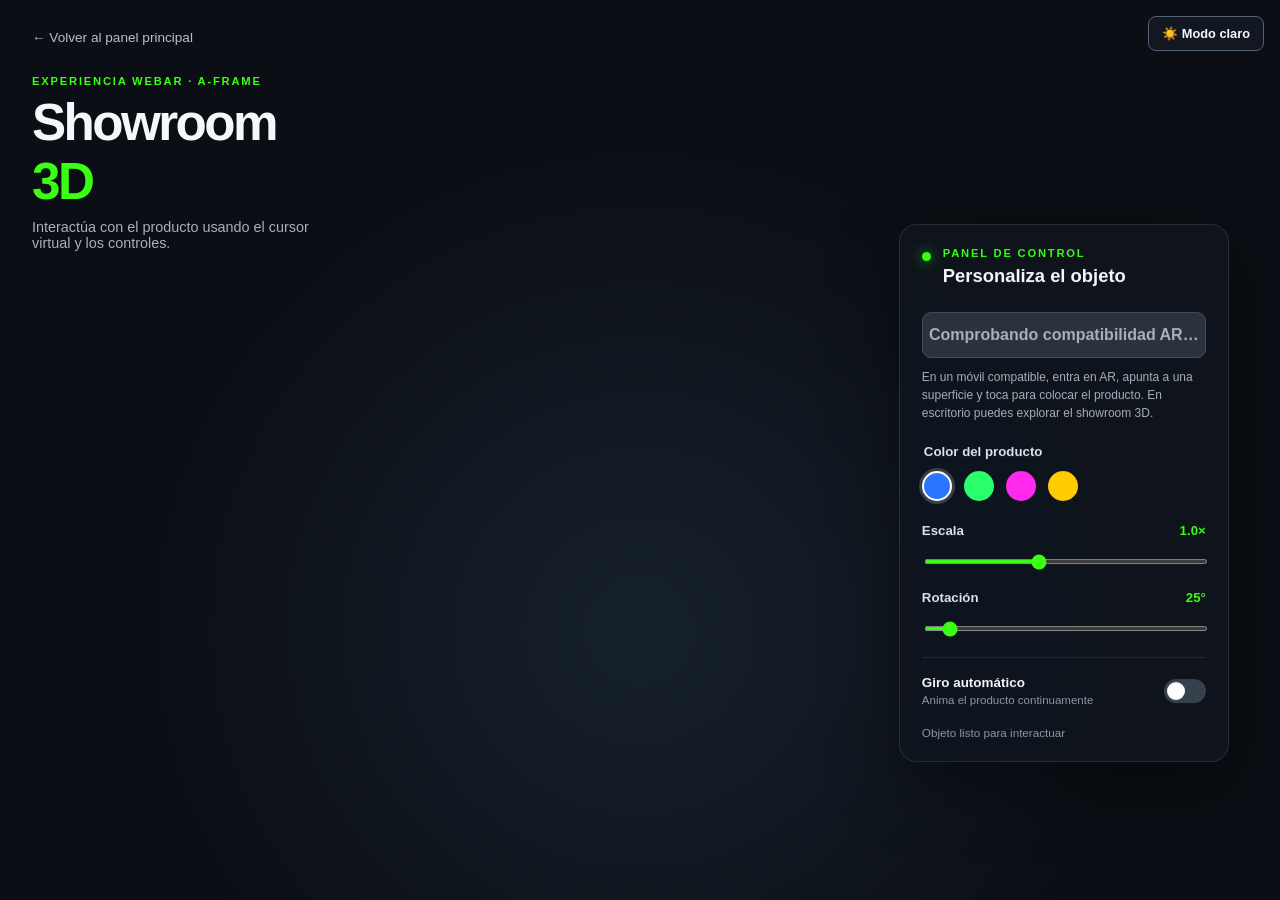
<file: ar-experiencia.html>
<!DOCTYPE html>
<html lang="es">
<head>
    <meta charset="UTF-8">
    <meta name="viewport" content="width=device-width, initial-scale=1.0">
    <meta name="theme-color" content="#0b0e14">
    <title>Showroom 3D interactivo - MMA Scouting UFC</title>
    <link rel="stylesheet" href="css/ar-experiencia.css">
    <link rel="stylesheet" href="css/theme.css">
    <script src="https://aframe.io/releases/1.5.0/aframe.min.js"></script>
</head>
<body>
    <main class="experience" id="experience">
        <a-scene
            embedded
            class="experience__scene"
            cursor="rayOrigin: mouse"
            renderer="alpha: true"
            webxr="requiredFeatures: hit-test; optionalFeatures: dom-overlay; overlayElement: #experience; referenceSpaceType: local"
            xr-mode-ui="XRMode: ar; enterAREnabled: false; enterVREnabled: false">
            <a-entity light="type: ambient; intensity: 1.1"></a-entity>
            <a-entity light="type: directional; intensity: 1.8" position="-2 4 3"></a-entity>
            <a-plane id="showroom-ground" rotation="-90 0 0" width="200" height="200" color="#111923"></a-plane>
            <a-box id="objeto-producto"
                   class="clickable"
                   position="-1.7 1.2 -3"
                   rotation="0 25 0"
                   color="#2A75FF"
                   material="roughness: 0.3; metalness: 0.35"
                   shadow>
                <a-text value="NEXUS" align="center" color="#ffffff" width="2.2"
                        position="0 0 0.51"></a-text>
            </a-box>
            <a-ring id="ar-reticle"
                    position="0 0 -1"
                    rotation="-90 0 0"
                    radius-inner="0.08"
                    radius-outer="0.11"
                    material="color: #39ff14; shader: flat; opacity: 0.9"
                    visible="false"></a-ring>

            <a-camera position="0 1.6 0">
                <a-cursor id="cursor-ar"
                          color="#39ff14"
                          fuse="true"
                          fuse-timeout="900"
                          raycaster="objects: .clickable"></a-cursor>
            </a-camera>
        </a-scene>

        <header class="heading">
            <a class="heading__back" href="index.html">← Volver al panel principal</a>
            <p class="heading__eyebrow">Experiencia WebAR · A-Frame</p>
            <h1>Showroom <span>3D</span></h1>
            <p class="heading__hint">Interactúa con el producto usando el cursor virtual y los controles.</p>
        </header>

        <section class="controls" aria-labelledby="controls-title">
            <div class="controls__header">
                <span class="controls__indicator" aria-hidden="true"></span>
                <div>
                    <p class="controls__eyebrow">Panel de control</p>
                    <h2 id="controls-title">Personaliza el objeto</h2>
                </div>
            </div>

            <button id="enter-ar" class="ar-launch-button" type="button" disabled>
                Comprobando compatibilidad AR…
            </button>
            <p class="ar-help">En un móvil compatible, entra en AR, apunta a una superficie y toca para colocar el producto. En escritorio puedes explorar el showroom 3D.</p>

            <fieldset class="color-picker">
                <legend>Color del producto</legend>
                <div class="color-picker__options">
                    <button class="color-swatch is-selected" type="button" data-color="#2A75FF"
                            aria-label="Azul" aria-pressed="true"></button>
                    <button class="color-swatch" type="button" data-color="#2AFF6B"
                            aria-label="Verde" aria-pressed="false"></button>
                    <button class="color-swatch" type="button" data-color="#FF2AEE"
                            aria-label="Rosa" aria-pressed="false"></button>
                    <button class="color-swatch" type="button" data-color="#FFCC00"
                            aria-label="Amarillo" aria-pressed="false"></button>
                </div>
            </fieldset>

            <label class="range-control" for="scale-control">
                <span>Escala <output id="scale-value" for="scale-control">1.0×</output></span>
                <input id="scale-control" type="range" min="0.6" max="1.6" step="0.1" value="1">
            </label>

            <label class="range-control" for="rotation-control">
                <span>Rotación <output id="rotation-value" for="rotation-control">25°</output></span>
                <input id="rotation-control" type="range" min="0" max="360" step="5" value="25">
            </label>

            <label class="toggle-control" for="spin-control">
                <span>
                    <strong>Giro automático</strong>
                    <small>Anima el producto continuamente</small>
                </span>
                <input id="spin-control" type="checkbox">
                <span class="toggle-control__switch" aria-hidden="true"></span>
            </label>

            <p id="interaction-status" class="controls__status" role="status">Objeto listo para interactuar</p>
        </section>
    </main>

    <script src="js/ar-experiencia.js"></script>
    <script src="js/game-tools.js"></script>
</body>
</html>
</file>
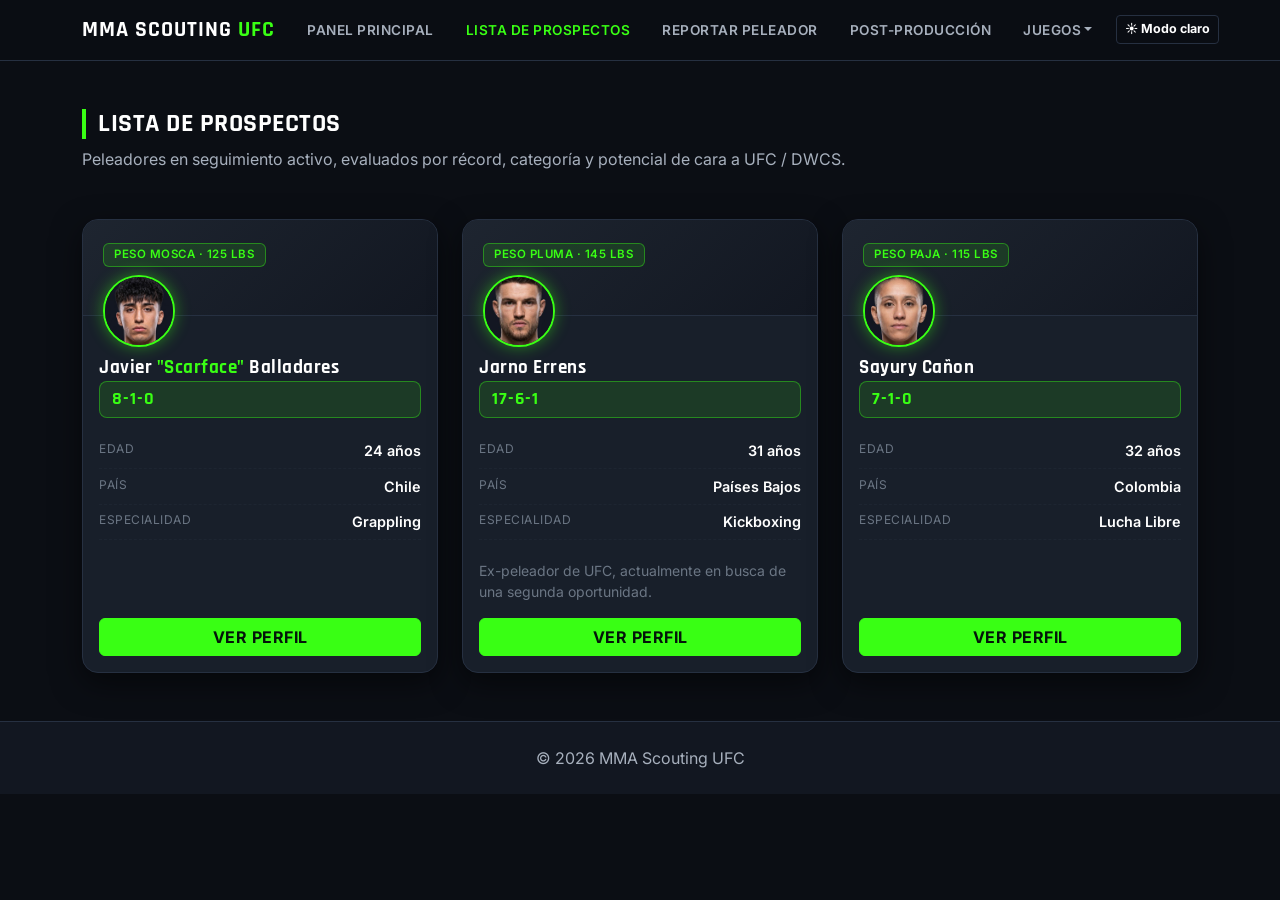
<file: blog.html>
<!DOCTYPE html>
<html lang="es">
<head>
    <meta charset="UTF-8">
    <meta name="viewport" content="width=device-width, initial-scale=1.0">
    <link rel="preconnect" href="https://fonts.googleapis.com">
    <link href="https://fonts.googleapis.com/css2?family=Rajdhani:wght@600;700&family=Inter:wght@400;500;600&display=swap" rel="stylesheet">
    <link href="https://cdn.jsdelivr.net/npm/bootstrap@5.3.0/dist/css/bootstrap.min.css" rel="stylesheet">
    <link rel="stylesheet" href="css/styles.css">
    <title>Lista de Prospectos - MMA Scouting UFC</title>
</head>
<body>

    <nav class="navbar navbar-expand-lg navbar-dark sticky-top">
        <div class="container">
            <a class="navbar-brand" href="index.html">MMA SCOUTING <span class="text-accent">UFC</span></a>
            <button class="navbar-toggler" type="button" data-bs-toggle="collapse" data-bs-target="#mainNav" aria-controls="mainNav" aria-expanded="false" aria-label="Toggle navigation">
                <span class="navbar-toggler-icon"></span>
            </button>
            <div class="collapse navbar-collapse" id="mainNav">
                <ul class="navbar-nav ms-auto">
                    <li class="nav-item"><a class="nav-link" href="index.html">Panel Principal</a></li>
                    <li class="nav-item"><a class="nav-link active" href="blog.html">Lista de Prospectos</a></li>
                    <li class="nav-item"><a class="nav-link" href="contacto.html">Reportar Peleador</a></li>
                    <li class="nav-item"><a class="nav-link" href="postproduccion.html">Post-Producción</a></li>
                    <li class="nav-item dropdown">
                        <a class="nav-link dropdown-toggle" href="#" role="button" data-bs-toggle="dropdown" aria-expanded="false">Juegos</a>
                        <ul class="dropdown-menu dropdown-menu-end">
                            <li><a class="dropdown-item" href="futbol.html">Leyendas del Balón</a></li>
                            <li><a class="dropdown-item" href="vuelo.html">Cielo en Ruinas</a></li>
                            <li><a class="dropdown-item" href="3D.html">3D Project</a></li>
                            <li><a class="dropdown-item" href="testing.html">PONG!</a></li>
                            <li><hr class="dropdown-divider"></li>
                            <li><a class="dropdown-item" href="index.html">Volver al menú</a></li>
                        </ul>
                    </li>
                </ul>
            </div>
        </div>
    </nav>

    <main>
        <section class="py-5">
            <div class="container">
                <h1 class="section-title mb-2">Lista de Prospectos</h1>
                <p class="text-secondary mb-5">Peleadores en seguimiento activo, evaluados por récord, categoría y potencial de cara a UFC / DWCS.</p>

                <div class="row g-4">

                    <!-- Ficha del primer peleador -->
                    <div class="col-sm-6 col-md-4">
                        <article class="card fighter-card h-100">
                            <div class="fighter-card-header">
                                <span class="badge badge-accent">Peso Mosca &middot; 125 lbs</span>
                                <img src="IMAGENES/javier-balladares.png" alt="Javier Balladares" class="fighter-avatar" width="72" height="72">
                            </div>
                            <div class="card-body d-flex flex-column">
                                <h2 class="fighter-name">Javier <span class="fighter-nickname">"Scarface"</span> Balladares</h2>
                                <div class="fighter-record">8-1-0</div>
                                <ul class="fighter-stats list-unstyled">
                                    <li><span>Edad</span><strong>24 años</strong></li>
                                    <li><span>País</span><strong>Chile</strong></li>
                                    <li><span>Especialidad</span><strong>Grappling</strong></li>
                                </ul>
                                <a href="https://www.tapology.com/fightcenter/fighters/387648-javier-valladares" class="btn btn-accent mt-auto" target="_blank" rel="noopener">Ver Perfil</a>
                            </div>
                        </article>
                    </div>

                    <!-- Ficha del segundo peleador -->
                    <div class="col-sm-6 col-md-4">
                        <article class="card fighter-card h-100">
                            <div class="fighter-card-header">
                                <span class="badge badge-accent">Peso Pluma &middot; 145 lbs</span>
                                <img src="IMAGENES/jarno-errens.jpg" alt="Jarno Errens" class="fighter-avatar" width="72" height="72">

                            </div>
                            <div class="card-body d-flex flex-column">
                                <h2 class="fighter-name">Jarno Errens</h2>
                                <div class="fighter-record">17-6-1</div>
                                <ul class="fighter-stats list-unstyled">
                                    <li><span>Edad</span><strong>31 años</strong></li>
                                    <li><span>País</span><strong>Países Bajos</strong></li>
                                    <li><span>Especialidad</span><strong>Kickboxing</strong></li>
                                </ul>
                                <p class="text-muted small mb-3">Ex-peleador de UFC, actualmente en busca de una segunda oportunidad.</p>
                                <a href="https://www.tapology.com/fightcenter/fighters/112766-jarno-errens" class="btn btn-accent mt-auto" target="_blank" rel="noopener">Ver Perfil</a>
                            </div>
                        </article>
                    </div>

                    <!-- Ficha del tercer peleador -->
                    <div class="col-sm-6 col-md-4">
                        <article class="card fighter-card h-100">
                            <div class="fighter-card-header">
                                <span class="badge badge-accent">Peso Paja &middot; 115 lbs</span>
                                <img src="IMAGENES/sayuri-canon.jpg" alt="Sayury Cañon" class="fighter-avatar" width="72" height="72">
                            </div>
                            <div class="card-body d-flex flex-column">
                                <h2 class="fighter-name">Sayury Cañon</h2>
                                <div class="fighter-record">7-1-0</div>
                                <ul class="fighter-stats list-unstyled">
                                    <li><span>Edad</span><strong>32 años</strong></li>
                                    <li><span>País</span><strong>Colombia</strong></li>
                                    <li><span>Especialidad</span><strong>Lucha Libre</strong></li>
                                </ul>
                                <a href="https://www.tapology.com/fightcenter/fighters/127507-sayruy-canon" class="btn btn-accent mt-auto" target="_blank" rel="noopener">Ver Perfil</a>
                            </div>
                        </article>
                    </div>

                </div>
            </div>
        </section>
    </main>

    <footer class="site-footer">
        <div class="container text-center py-4">
            <p class="mb-0">&copy; 2026 MMA Scouting UFC</p>
        </div>
    </footer>

    <script src="https://cdn.jsdelivr.net/npm/bootstrap@5.3.0/dist/js/bootstrap.bundle.min.js"></script>
    <script src="js/game-tools.js"></script>
</body>
</html>
</file>
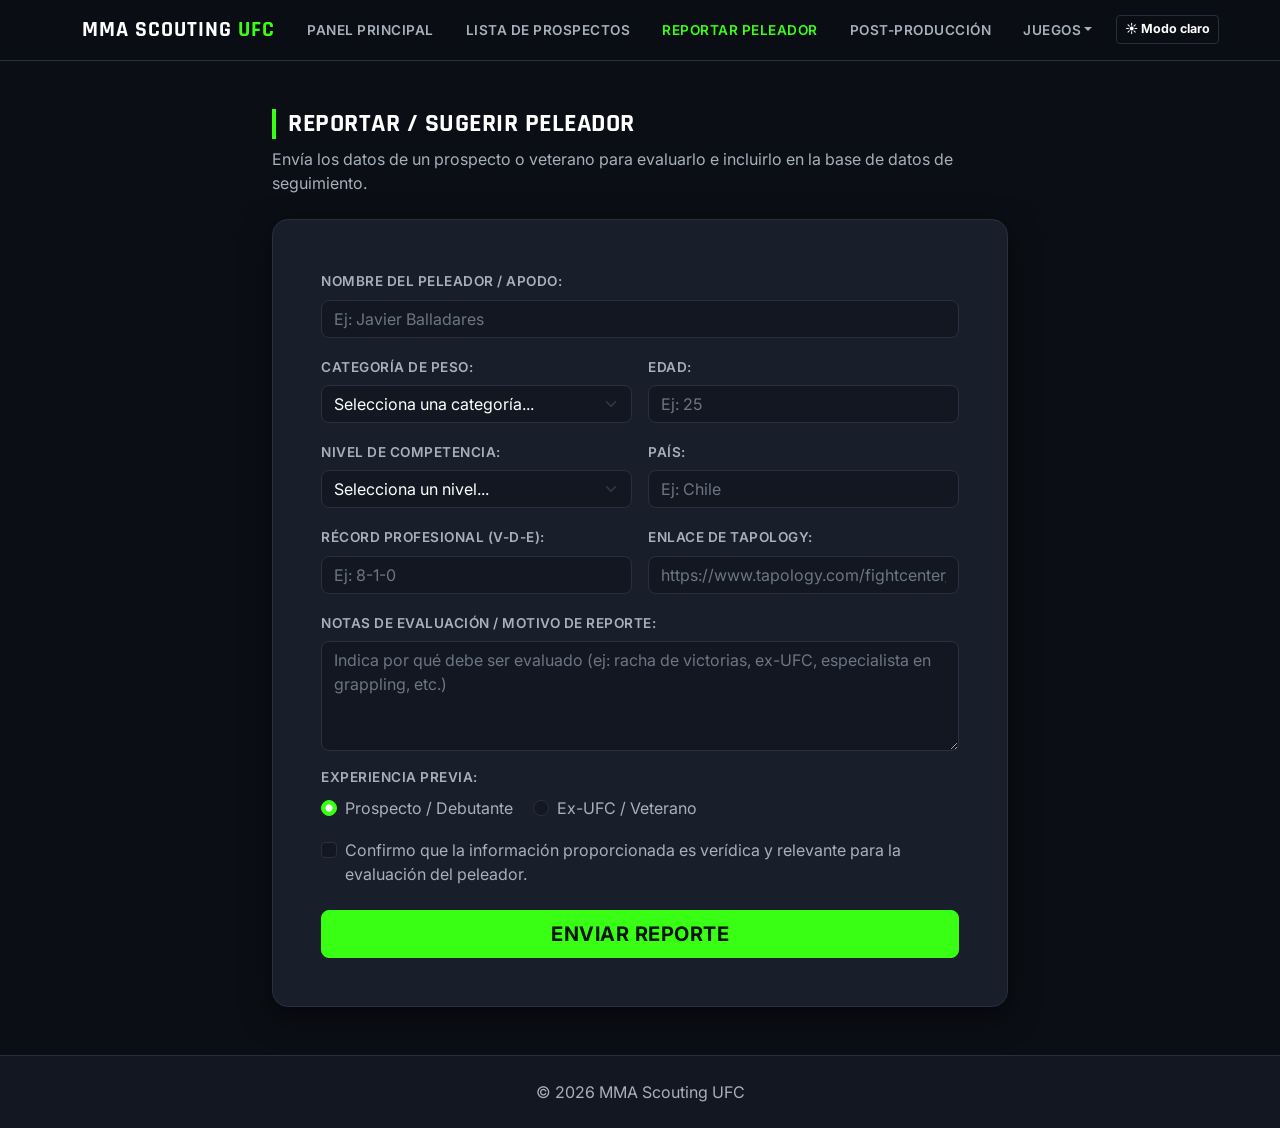
<file: contacto.html>
<!DOCTYPE html>
<html lang="es">
<head>
    <meta charset="UTF-8">
    <meta name="viewport" content="width=device-width, initial-scale=1.0">
    <link rel="preconnect" href="https://fonts.googleapis.com">
    <link href="https://fonts.googleapis.com/css2?family=Rajdhani:wght@600;700&family=Inter:wght@400;500;600&display=swap" rel="stylesheet">
    <link href="https://cdn.jsdelivr.net/npm/bootstrap@5.3.0/dist/css/bootstrap.min.css" rel="stylesheet">
    <link rel="stylesheet" href="css/styles.css">
    <title>Reportar Peleador - MMA Scouting UFC</title>
</head>
<body>

    <nav class="navbar navbar-expand-lg navbar-dark sticky-top">
        <div class="container">
            <a class="navbar-brand" href="index.html">MMA SCOUTING <span class="text-accent">UFC</span></a>
            <button class="navbar-toggler" type="button" data-bs-toggle="collapse" data-bs-target="#mainNav" aria-controls="mainNav" aria-expanded="false" aria-label="Toggle navigation">
                <span class="navbar-toggler-icon"></span>
            </button>
            <div class="collapse navbar-collapse" id="mainNav">
                <ul class="navbar-nav ms-auto">
                    <li class="nav-item"><a class="nav-link" href="index.html">Panel Principal</a></li>
                    <li class="nav-item"><a class="nav-link" href="blog.html">Lista de Prospectos</a></li>
                    <li class="nav-item"><a class="nav-link active" href="contacto.html">Reportar Peleador</a></li>
                    <li class="nav-item"><a class="nav-link" href="postproduccion.html">Post-Producción</a></li>
                    <li class="nav-item dropdown">
                        <a class="nav-link dropdown-toggle" href="#" role="button" data-bs-toggle="dropdown" aria-expanded="false">Juegos</a>
                        <ul class="dropdown-menu dropdown-menu-end">
                            <li><a class="dropdown-item" href="futbol.html">Leyendas del Balón</a></li>
                            <li><a class="dropdown-item" href="vuelo.html">Cielo en Ruinas</a></li>
                            <li><a class="dropdown-item" href="3D.html">3D Project</a></li>
                            <li><a class="dropdown-item" href="testing.html">PONG!</a></li>
                            <li><hr class="dropdown-divider"></li>
                            <li><a class="dropdown-item" href="index.html">Volver al menú</a></li>
                        </ul>
                    </li>
                </ul>
            </div>
        </div>
    </nav>

    <main>
        <section class="py-5">
            <div class="container">
                <div class="row justify-content-center">
                    <div class="col-lg-8">

                        <h1 class="section-title mb-2">Reportar / Sugerir Peleador</h1>
                        <p class="text-secondary mb-4">Envía los datos de un prospecto o veterano para evaluarlo e incluirlo en la base de datos de seguimiento.</p>

                        <div class="card form-card">
                            <div class="card-body p-4 p-md-5">

                                <form method="GET">

                                    <!-- Nombre -->
                                    <div class="mb-3">
                                        <label for="nombre" class="form-label">Nombre del Peleador / Apodo:</label>
                                        <input type="text" id="nombre" name="nombre" class="form-control" placeholder="Ej: Javier Balladares" required>
                                    </div>

                                    <!-- Categoría / Edad -->
                                    <div class="row g-3">
                                        <div class="col-md-6 mb-3">
                                            <label for="categoria" class="form-label">Categoría de Peso:</label>
                                            <select id="categoria" name="categoria" class="form-select" required>
                                                <option value="" selected disabled>Selecciona una categoría...</option>
                                                <option value="flyweight">Peso Mosca (125 lbs)</option>
                                                <option value="bantamweight">Peso Gallo (135 lbs)</option>
                                                <option value="featherweight">Peso Pluma (145 lbs)</option>
                                                <option value="lightweight">Peso Ligero (155 lbs)</option>
                                                <option value="welterweight">Peso Wélter (170 lbs)</option>
                                                <option value="middleweight">Peso Mediano (185 lbs)</option>
                                                <option value="lightheavyweight">Peso Semipesado (205 lbs)</option>
                                                <option value="heavyweight">Peso Pesado (265 lbs)</option>
                                            </select>
                                        </div>
                                        <div class="col-md-6 mb-3">
                                            <label for="edad" class="form-label">Edad:</label>
                                            <input type="text" id="edad" name="edad" class="form-control" placeholder="Ej: 25">
                                        </div>
                                    </div>

                                    <!-- Nivel de Competencia / País -->
                                    <div class="row g-3">
                                        <div class="col-md-6 mb-3">
                                            <label for="nivel" class="form-label">Nivel de Competencia:</label>
                                            <select id="nivel" name="nivel" class="form-select">
                                                <option value="" selected disabled>Selecciona un nivel...</option>
                                                <option value="amateur">Amateur</option>
                                                <option value="regional">Regional Profesional</option>
                                                <option value="liga_mayor">Liga Mayor (PFL, ONE CHAMPIONSHIP, KSW, ETC.)</option>
                                            </select>
                                        </div>
                                        <div class="col-md-6 mb-3">
                                            <label for="pais" class="form-label">País:</label>
                                            <input type="text" id="pais" name="pais" class="form-control" placeholder="Ej: Chile">
                                        </div>
                                    </div>

                                    <!-- Récord / Tapology -->
                                    <div class="row g-3">
                                        <div class="col-md-6 mb-3">
                                            <label for="record" class="form-label">Récord Profesional (V-D-E):</label>
                                            <input type="text" id="record" name="record" class="form-control" placeholder="Ej: 8-1-0" required>
                                        </div>
                                        <div class="col-md-6 mb-3">
                                            <label for="tapology" class="form-label">Enlace de Tapology:</label>
                                            <input type="url" id="tapology" name="tapology" class="form-control" placeholder="https://www.tapology.com/fightcenter/fighters/..." required>
                                        </div>
                                    </div>

                                    <!-- Motivo -->
                                    <div class="mb-3">
                                        <label for="motivo" class="form-label">Notas de Evaluación / Motivo de Reporte:</label>
                                        <textarea id="motivo" name="motivo" rows="4" class="form-control" placeholder="Indica por qué debe ser evaluado (ej: racha de victorias, ex-UFC, especialista en grappling, etc.)" required></textarea>
                                    </div>

                                    <!-- Experiencia (Radio Buttons) -->
                                    <div class="mb-3">
                                        <label class="form-label d-block">Experiencia previa:</label>

                                        <div class="form-check form-check-inline">
                                            <input type="radio" id="expDebutante" name="experiencia" value="debutante" class="form-check-input" checked>
                                            <label for="expDebutante" class="form-check-label">Prospecto / Debutante</label>
                                        </div>

                                        <div class="form-check form-check-inline">
                                            <input type="radio" id="expUfc" name="experiencia" value="ufc" class="form-check-input">
                                            <label for="expUfc" class="form-check-label">Ex-UFC / Veterano</label>
                                        </div>
                                    </div>

                                    <!-- Confirmación Checkbox -->
                                    <div class="mb-4 form-check">
                                        <input type="checkbox" id="confirmacion" name="confirmacion" class="form-check-input" required>
                                        <label for="confirmacion" class="form-check-label">Confirmo que la información proporcionada es verídica y relevante para la evaluación del peleador.</label>
                                    </div>

                                    <button type="submit" class="btn btn-primary btn-lg w-100">Enviar Reporte</button>

                                </form>

                            </div>
                        </div>

                    </div>
                </div>
            </div>
        </section>
    </main>

    <footer class="site-footer">
        <div class="container text-center py-4">
            <p class="mb-0">&copy; 2026 MMA Scouting UFC</p>
        </div>
    </footer>

    <script src="https://cdn.jsdelivr.net/npm/bootstrap@5.3.0/dist/js/bootstrap.bundle.min.js"></script>
    <script src="js/game-tools.js"></script>
</body>
</html>
</file>
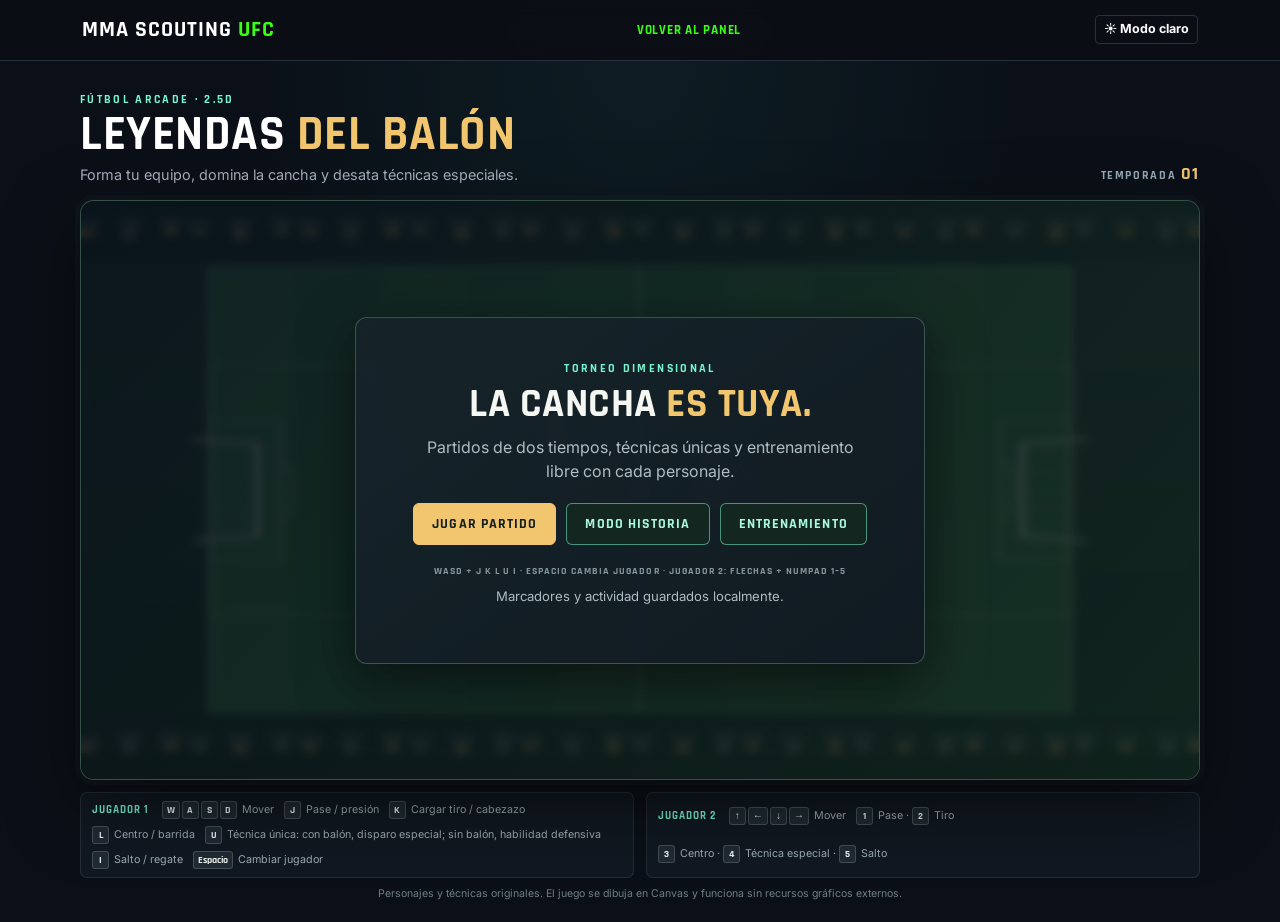
<file: futbol.html>
<!DOCTYPE html>
<html lang="es">
<head>
    <meta charset="UTF-8">
    <meta name="viewport" content="width=device-width, initial-scale=1.0">
    <meta name="theme-color" content="#101a25">
    <title>Leyendas del Balón - MMA Scouting UFC</title>
    <link rel="preconnect" href="https://fonts.googleapis.com">
    <link href="https://fonts.googleapis.com/css2?family=Rajdhani:wght@600;700&family=Inter:wght@400;500;600;700&display=swap" rel="stylesheet">
    <link href="https://cdn.jsdelivr.net/npm/bootstrap@5.3.0/dist/css/bootstrap.min.css" rel="stylesheet">
    <link rel="stylesheet" href="css/styles.css">
    <link rel="stylesheet" href="css/futbol.css">
</head>
<body class="football-page" data-game-id="football">
    <nav class="navbar navbar-expand-lg navbar-dark football-navbar">
        <div class="container">
            <a class="navbar-brand" href="index.html">MMA SCOUTING <span class="text-accent">UFC</span></a>
            <a class="football-back-link" href="index.html">Volver al panel</a>
        </div>
    </nav>

    <main class="football-shell">
        <section class="football-heading">
            <div>
                <span class="football-kicker">FÚTBOL ARCADE · 2.5D</span>
                <h1>Leyendas <span>del Balón</span></h1>
                <p>Forma tu equipo, domina la cancha y desata técnicas especiales.</p>
            </div>
            <div class="football-heading-badge">TEMPORADA <strong>01</strong></div>
        </section>

        <section class="football-stage" aria-label="Juego de fútbol">
            <canvas id="football-canvas" aria-label="Cancha de fútbol arcade"></canvas>

            <div class="football-scoreboard" id="football-scoreboard" hidden>
                <div class="score-team"><span class="score-dot score-blue"></span>AZUL <strong id="score-blue">0</strong></div>
                <div class="score-clock" id="match-clock">90:00</div>
                <div class="score-team score-team-right"><strong id="score-red">0</strong>ROJO <span class="score-dot score-red"></span></div>
            </div>

            <div class="football-hud" id="football-hud" hidden>
                <div class="hud-player"><span>CONTROLANDO</span><strong id="player-name">SAMURÁI</strong></div>
                <div class="hud-energy"><div class="hud-energy-label"><span>ENERGÍA DE TÉCNICA</span><strong id="energy-value">100%</strong></div><div class="energy-track"><progress id="energy-fill" max="100" value="100"></progress></div></div>
                <div class="hud-action" id="action-hint">J pase · K tiro · L barrida/centro · U técnica · I salto</div>
            </div>

            <div class="football-overlay" id="welcome-screen">
                <div class="overlay-panel welcome-panel">
                    <span class="panel-eyebrow">TORNEO DIMENSIONAL</span>
                    <h2>La cancha <em>es tuya.</em></h2>
                    <p>Partidos de dos tiempos, técnicas únicas y entrenamiento libre con cada personaje.</p>
                    <div class="welcome-actions">
                        <button class="btn btn-football-primary" id="open-match">Jugar partido</button>
                        <button class="btn btn-football-secondary" id="open-story">Modo historia</button>
                        <button class="btn btn-football-secondary" id="open-training">Entrenamiento</button>
                    </div>
                    <div class="welcome-footnote">WASD + J K L U I · ESPACIO CAMBIA JUGADOR · JUGADOR 2: FLECHAS + NUMPAD 1–5</div>
                    <p class="game-local-summary" data-game-summary="football">Marcadores y actividad guardados localmente.</p>
                </div>
            </div>

            <div class="football-overlay" id="selection-screen" hidden>
                <div class="overlay-panel selection-panel">
                    <div class="selection-topline">
                        <div>
                            <span class="panel-eyebrow" id="selection-eyebrow">PREPARA TU ALINEACIÓN</span>
                            <h2 id="selection-title">Elige a tus <em>4 titulares</em></h2>
                        </div>
                        <button class="icon-close" id="back-to-welcome" aria-label="Volver">×</button>
                    </div>
                    <div class="selection-toolbar">
                        <div class="mode-switch" role="group" aria-label="Modo de juego">
                            <button class="mode-option active" data-mode="cpu">VS CPU</button>
                            <button class="mode-option" data-mode="local">VS LOCAL</button>
                            <button class="mode-option" data-mode="story">HISTORIA</button>
                            <button class="mode-option" data-mode="training">ENTRENAMIENTO</button>
                        </div>
                        <label class="difficulty-control" id="difficulty-control">DIFICULTAD
                            <select id="difficulty">
                                <option value="easy">Fácil</option>
                                <option value="normal" selected>Normal</option>
                                <option value="hard">Difícil</option>
                                <option value="legend">Leyenda</option>
                            </select>
                        </label>
                        <div class="selection-count" id="selection-count">0 / 4 SELECCIONADOS</div>
                    </div>
                    <p class="story-intro" id="story-intro" hidden></p>
                    <div class="character-grid" id="character-grid" aria-label="Personajes disponibles"></div>
                    <div class="selection-bottom">
                        <button class="btn btn-football-secondary" id="selection-side">Elegir equipo local 2</button>
                        <span class="selection-tip" id="selection-tip">El portero se asigna automáticamente · haz clic para elegir</span>
                        <button class="btn btn-football-primary" id="start-match" disabled>Entrar a la cancha</button>
                    </div>
                </div>
            </div>

            <div class="football-overlay" id="goal-screen" hidden>
                <div class="goal-burst"></div>
                <div class="goal-message">
                    <span id="celebration-label">CELEBRACIÓN DE EQUIPO</span>
                    <strong>¡GOL!</strong>
                    <p id="goal-caption">¡Una jugada espectacular!</p>
                </div>
            </div>

            <div class="football-overlay" id="halftime-screen" hidden>
                <div class="overlay-panel fulltime-panel">
                    <span class="panel-eyebrow">FIN DEL PRIMER TIEMPO</span>
                    <h2>DESCANSO</h2>
                    <p>El segundo tiempo comienza en breve.</p>
                </div>
            </div>

            <div class="football-overlay" id="fulltime-screen" hidden>
                <div class="overlay-panel fulltime-panel">
                    <span class="panel-eyebrow">FINAL DEL PARTIDO</span>
                    <h2 id="final-score">AZUL 0 — 0 ROJO</h2>
                    <p id="final-caption">La cancha ha hablado.</p>
                    <section class="local-scoreboard" aria-labelledby="local-scoreboard-title">
                        <h3 id="local-scoreboard-title">Marcador local</h3>
                        <p class="game-local-summary" data-game-summary="football">Récord e interacciones guardados localmente.</p>
                        <ol class="local-score-history" data-score-history="football" aria-label="Últimos marcadores guardados"></ol>
                    </section>
                    <div class="welcome-actions">
                        <button class="btn btn-football-primary" id="play-again">Revancha</button>
                        <button class="btn btn-football-secondary" id="return-menu">Menú principal</button>
                    </div>
                </div>
            </div>
        </section>

        <section class="football-touch-controls" id="football-touch-controls" aria-label="Controles táctiles para jugador 1">
            <div class="touch-pad" role="group" aria-label="Mover jugador">
                <button class="touch-direction touch-up" type="button" data-touch-direction="up" aria-label="Mover arriba">▲</button>
                <button class="touch-direction touch-left" type="button" data-touch-direction="left" aria-label="Mover izquierda">◀</button>
                <span class="touch-pad-center" aria-hidden="true"></span>
                <button class="touch-direction touch-right" type="button" data-touch-direction="right" aria-label="Mover derecha">▶</button>
                <button class="touch-direction touch-down" type="button" data-touch-direction="down" aria-label="Mover abajo">▼</button>
            </div>
            <div class="touch-actions" role="group" aria-label="Acciones del jugador">
                <button class="touch-action touch-shoot" type="button" data-touch-action="k" aria-label="Mantener para cargar y soltar para disparar"><strong>K</strong><span>Tiro</span></button>
                <button class="touch-action" type="button" data-touch-action="j" aria-label="Pasar o presionar"><strong>J</strong><span>Pase</span></button>
                <button class="touch-action" type="button" data-touch-action="l" aria-label="Centro o barrida"><strong>L</strong><span>Centro</span></button>
                <button class="touch-action" type="button" data-touch-action="u" aria-label="Usar técnica especial"><strong>U</strong><span>Técnica</span></button>
                <button class="touch-action" type="button" data-touch-action="i" aria-label="Saltar o regatear"><strong>I</strong><span>Salto</span></button>
                <button class="touch-action" type="button" data-touch-action="space" aria-label="Cambiar de jugador"><strong>↻</strong><span>Cambio</span></button>
            </div>
        </section>

        <section class="football-controls" aria-label="Controles">
            <div class="control-set">
                <span class="control-player">JUGADOR 1</span>
                <span><kbd>W</kbd><kbd>A</kbd><kbd>S</kbd><kbd>D</kbd> Mover</span>
                <span><kbd>J</kbd> Pase / presión</span>
                <span><kbd>K</kbd> Cargar tiro / cabezazo</span>
                <span><kbd>L</kbd> Centro / barrida</span>
                <span><kbd>U</kbd> Técnica única: con balón, disparo especial; sin balón, habilidad defensiva</span>
                <span><kbd>I</kbd> Salto / regate</span>
                <span><kbd>Espacio</kbd> Cambiar jugador</span>
            </div>
            <div class="control-set control-set-player-two">
                <span class="control-player">JUGADOR 2</span>
                <span><kbd>↑</kbd><kbd>←</kbd><kbd>↓</kbd><kbd>→</kbd> Mover</span>
                <span><kbd>1</kbd> Pase · <kbd>2</kbd> Tiro</span>
                <span><kbd>3</kbd> Centro · <kbd>4</kbd> Técnica especial · <kbd>5</kbd> Salto</span>
            </div>
        </section>
        <p class="football-disclaimer">Personajes y técnicas originales. El juego se dibuja en Canvas y funciona sin recursos gráficos externos.</p>
    </main>

    <script src="js/game-tools.js"></script>
    <script src="js/football-game.js"></script>
</body>
</html>
</file>
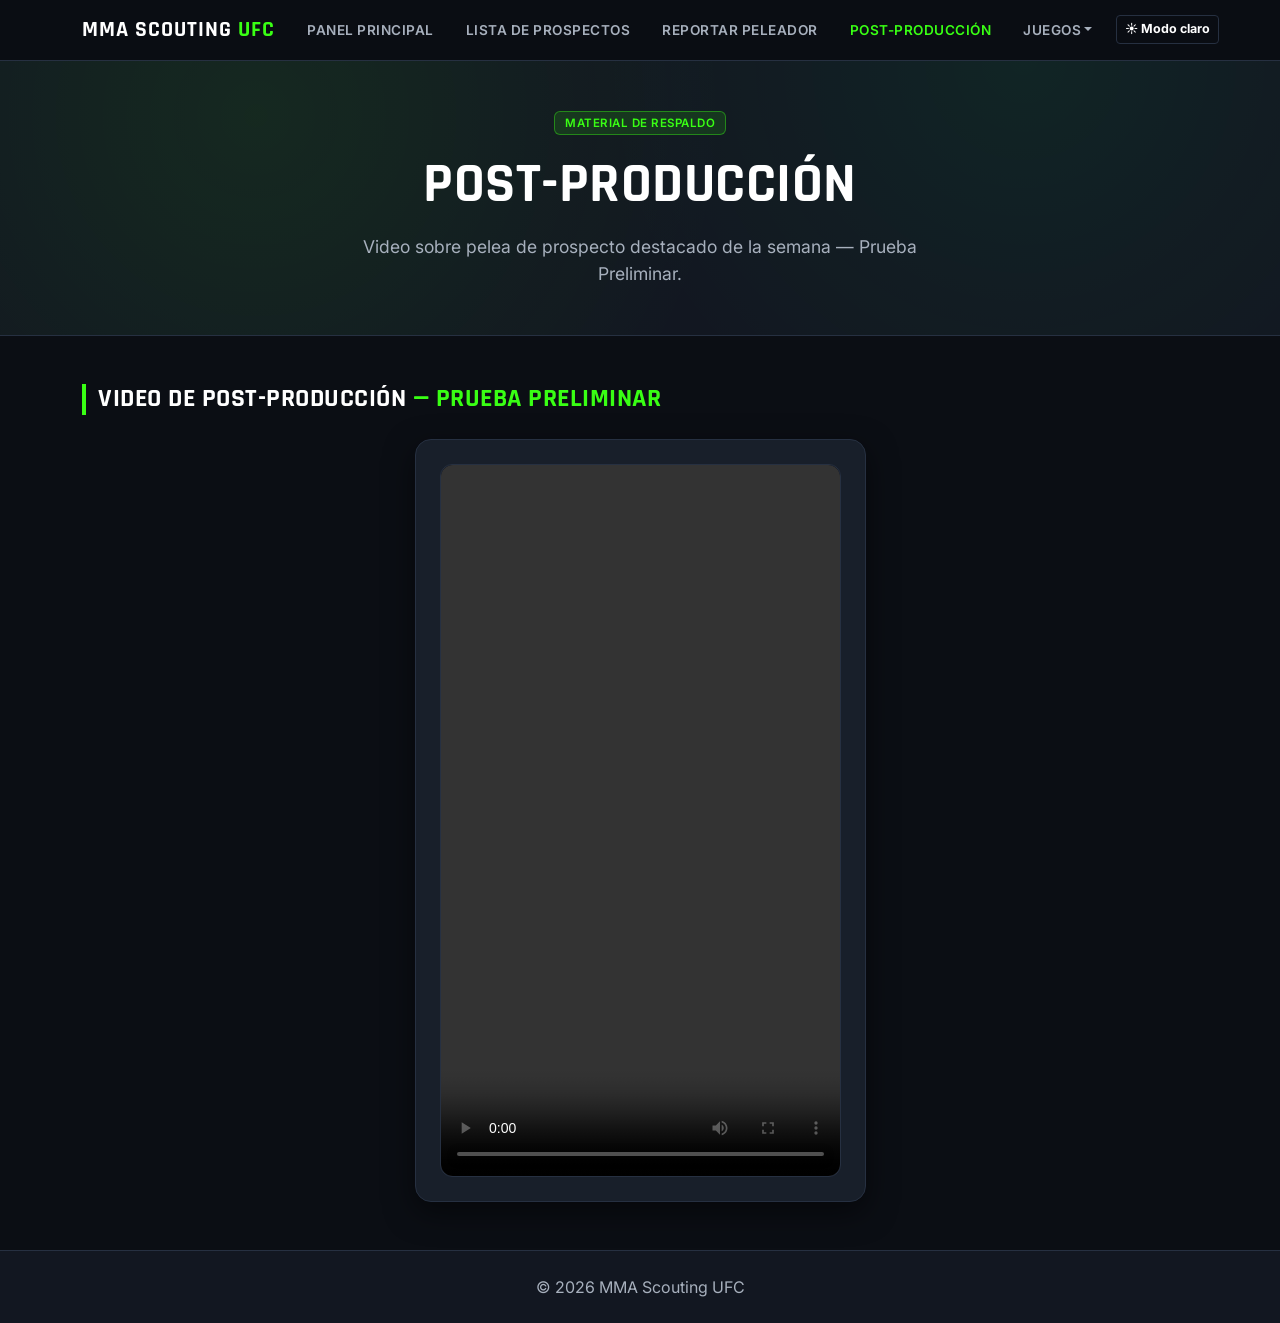
<file: postproduccion.html>
<!DOCTYPE html>
<html lang="es">
<head>
    <meta charset="UTF-8">
    <meta name="viewport" content="width=device-width, initial-scale=1.0">
    <link rel="preconnect" href="https://fonts.googleapis.com">
    <link href="https://fonts.googleapis.com/css2?family=Rajdhani:wght@600;700&family=Inter:wght@400;500;600&display=swap" rel="stylesheet">
    <link href="https://cdn.jsdelivr.net/npm/bootstrap@5.3.0/dist/css/bootstrap.min.css" rel="stylesheet">
    <link rel="stylesheet" href="css/styles.css">
    <title>Post-Producción - MMA Scouting UFC</title>
</head>
<body>

    <nav class="navbar navbar-expand-lg navbar-dark sticky-top">
        <div class="container">
            <a class="navbar-brand" href="index.html">MMA SCOUTING <span class="text-accent">UFC</span></a>
            <button class="navbar-toggler" type="button" data-bs-toggle="collapse" data-bs-target="#mainNav" aria-controls="mainNav" aria-expanded="false" aria-label="Toggle navigation">
                <span class="navbar-toggler-icon"></span>
            </button>
            <div class="collapse navbar-collapse" id="mainNav">
                <ul class="navbar-nav ms-auto">
                    <li class="nav-item"><a class="nav-link" href="index.html">Panel Principal</a></li>
                    <li class="nav-item"><a class="nav-link" href="blog.html">Lista de Prospectos</a></li>
                    <li class="nav-item"><a class="nav-link" href="contacto.html">Reportar Peleador</a></li>
                    <li class="nav-item"><a class="nav-link active" href="postproduccion.html">Post-Producción</a></li>
                    <li class="nav-item dropdown">
                        <a class="nav-link dropdown-toggle" href="#" role="button" data-bs-toggle="dropdown" aria-expanded="false">Juegos</a>
                        <ul class="dropdown-menu dropdown-menu-end">
                            <li><a class="dropdown-item" href="futbol.html">Leyendas del Balón</a></li>
                            <li><a class="dropdown-item" href="vuelo.html">Cielo en Ruinas</a></li>
                            <li><a class="dropdown-item" href="3D.html">3D Project</a></li>
                            <li><a class="dropdown-item" href="testing.html">PONG!</a></li>
                            <li><hr class="dropdown-divider"></li>
                            <li><a class="dropdown-item" href="index.html">Volver al menú</a></li>
                        </ul>
                    </li>
                </ul>
            </div>
        </div>
    </nav>

    <header class="hero-banner">
        <div class="container text-center py-5">
            <span class="badge badge-accent mb-3">Material de Respaldo</span>
            <h1 class="hero-title">POST-PRODUCCIÓN</h1>
            <p class="hero-subtitle">Video sobre pelea de prospecto destacado de la semana — Prueba Preliminar.</p>
        </div>
    </header>

    <main>
        <section class="py-5">
            <div class="container">
                <h2 class="section-title mb-4">Video de Post-Producción <span class="text-accent">— Prueba Preliminar</span></h2>
                <div class="row justify-content-center">
                    <div class="col-lg-5 col-md-7">
                        <div class="card form-card">
                            <div class="card-body p-3 p-md-4">
                                <div class="video-frame video-frame-portrait">
                                    <video class="w-100 h-100" controls poster="">
                                        <source src="VIDEO/ME-GAN%20or%20MEGAN.mp4" type="video/mp4">
                                        Tu navegador no soporta la reproducción de video.
                                    </video>
                                </div>
                            </div>
                        </div>
                    </div>
                </div>
            </div>
        </section>
    </main>

    <footer class="site-footer">
        <div class="container text-center py-4">
            <p class="mb-0">&copy; 2026 MMA Scouting UFC</p>
        </div>
    </footer>

    <script src="https://cdn.jsdelivr.net/npm/bootstrap@5.3.0/dist/js/bootstrap.bundle.min.js"></script>
    <script src="js/game-tools.js"></script>
</body>
</html>
</file>
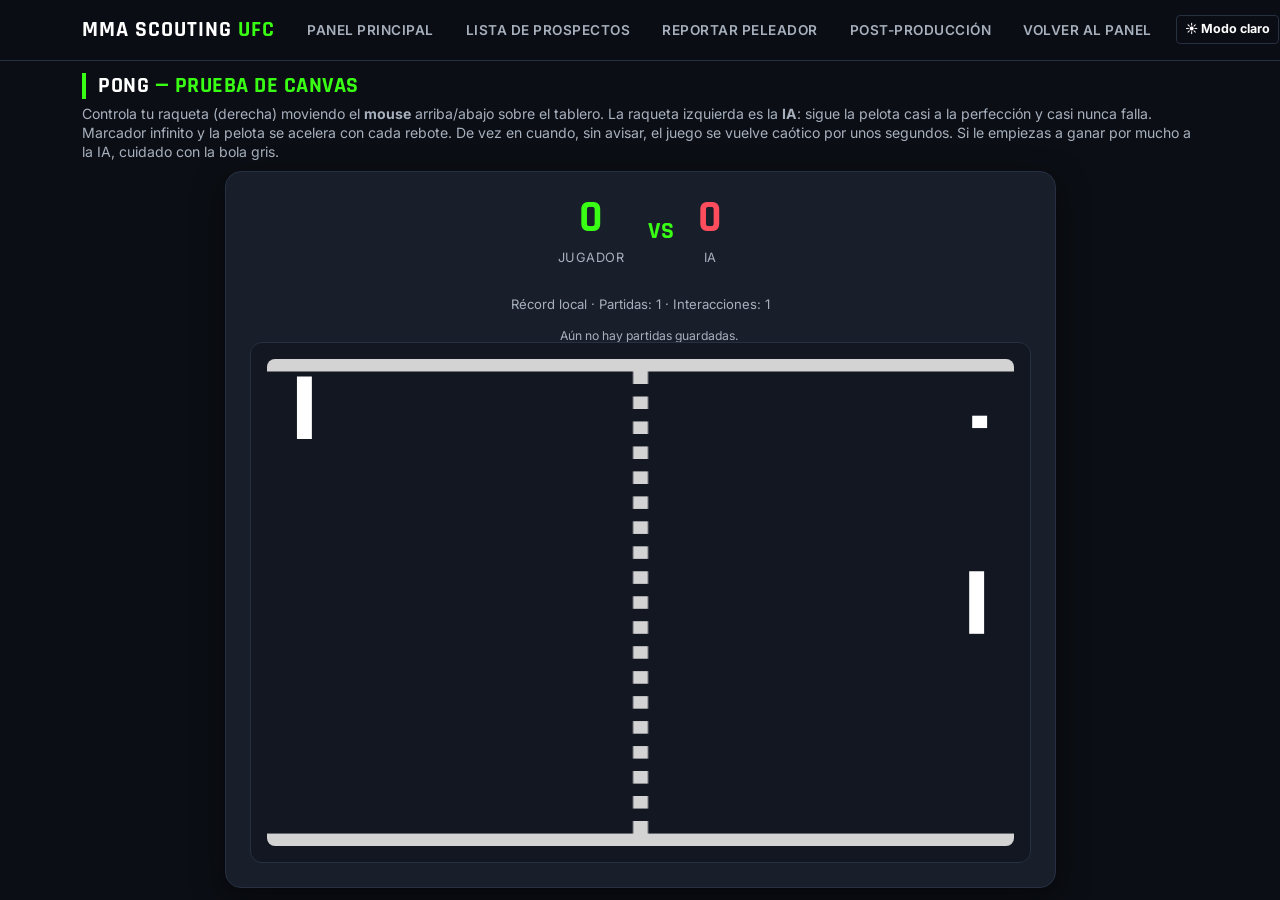
<file: testing.html>
<!DOCTYPE html>
<html lang="es">
<head>
    <meta charset="UTF-8">
    <meta name="viewport" content="width=device-width, initial-scale=1.0">
    <link rel="preconnect" href="https://fonts.googleapis.com">
    <link href="https://fonts.googleapis.com/css2?family=Rajdhani:wght@600;700&family=Inter:wght@400;500;600&display=swap" rel="stylesheet">
    <link href="https://cdn.jsdelivr.net/npm/bootstrap@5.3.0/dist/css/bootstrap.min.css" rel="stylesheet">
    <link rel="stylesheet" href="css/styles.css">
    <title>Pong - MMA Scouting UFC</title>
</head>
<body class="pong-page" data-game-id="pong">

    <nav class="navbar navbar-expand-lg navbar-dark sticky-top">
        <div class="container">
            <a class="navbar-brand" href="index.html">MMA SCOUTING <span class="text-accent">UFC</span></a>
            <button class="navbar-toggler" type="button" data-bs-toggle="collapse" data-bs-target="#mainNav" aria-controls="mainNav" aria-expanded="false" aria-label="Toggle navigation">
                <span class="navbar-toggler-icon"></span>
            </button>
            <div class="collapse navbar-collapse" id="mainNav">
                <ul class="navbar-nav ms-auto">
                    <li class="nav-item"><a class="nav-link" href="index.html">Panel Principal</a></li>
                    <li class="nav-item"><a class="nav-link" href="blog.html">Lista de Prospectos</a></li>
                    <li class="nav-item"><a class="nav-link" href="contacto.html">Reportar Peleador</a></li>
                    <li class="nav-item"><a class="nav-link" href="postproduccion.html">Post-Producción</a></li>
                    <li class="nav-item"><a class="nav-link" href="index.html">Volver al panel</a></li>
                </ul>
            </div>
        </div>
    </nav>

    <header class="hero-banner">
        <div class="container text-center py-5">
            <span class="badge badge-accent mb-3">Juego clásico</span>
            <h1 class="hero-title">PONG</h1>
            <p class="hero-subtitle">Espacio interno para probar componentes y mini-herramientas fuera del flujo de scouting. Primer experimento: un Pong clásico.</p>
        </div>
    </header>

    <main class="pong-main">
        <section class="pong-section py-5">
            <div class="container">
                <h2 class="section-title mb-2">Pong <span class="text-accent">— Prueba de Canvas</span></h2>
                <p class="text-secondary mb-4">Controla tu raqueta (derecha) moviendo el <strong>mouse</strong> arriba/abajo sobre el tablero. La raqueta izquierda es la <strong>IA</strong>: sigue la pelota casi a la perfección y casi nunca falla. Marcador infinito y la pelota se acelera con cada rebote. De vez en cuando, sin avisar, el juego se vuelve caótico por unos segundos. Si le empiezas a ganar por mucho a la IA, cuidado con la bola gris.</p>

                <div class="row justify-content-center">
                    <div class="col-lg-9">
                        <div class="card form-card">
                            <div class="card-body p-3 p-md-4">
                                <div class="d-flex justify-content-center align-items-center gap-4 mb-3">
                                    <div class="text-center">
                                        <div class="stat-number" id="marcadorJugador">0</div>
                                        <div class="stat-label">Jugador</div>
                                    </div>
                                    <div class="text-accent" style="font-family:'Rajdhani',sans-serif;font-weight:700;font-size:1.5rem;">VS</div>
                                    <div class="text-center">
                                        <div class="stat-number stat-danger" id="marcadorIA">0</div>
                                        <div class="stat-label">IA</div>
                                    </div>
                                </div>
                                <p class="game-local-summary text-center" data-game-summary="pong">Marcadores y actividad guardados localmente.</p>
                                <ol class="local-score-history text-center list-unstyled" data-score-history="pong" aria-label="Últimos marcadores locales"></ol>
                                <div class="game-frame">
                                    <canvas width="750" height="585" id="game"></canvas>
                                </div>
                            </div>
                        </div>
                    </div>
                </div>
            </div>
        </section>
    </main>

    <footer class="site-footer">
        <div class="container text-center py-4">
            <p class="mb-0">&copy; 2026 MMA Scouting UFC</p>
        </div>
    </footer>

    <script src="https://cdn.jsdelivr.net/npm/bootstrap@5.3.0/dist/js/bootstrap.bundle.min.js"></script>
    <script src="js/game-tools.js"></script>
    <script>
    const canvas = document.getElementById('game');
    const context = canvas.getContext('2d');
    const grid = 15;

    const paddleHeightNormal = grid * 5; // 80, tamaño normal de las paletas
    const paddleHeightCaos = 42;         // tamaño reducido durante el evento aleatorio

    function limitarPaddleY(paleta) {
      const max = canvas.height - grid - paleta.height;
      if (paleta.y < grid) {
        paleta.y = grid;
      } else if (paleta.y > max) {
        paleta.y = max;
      }
    }

    const velocidadBolaBase = 5;
    const velocidadBolaMaxima = 16;
    const incrementoPorRebote = 1.06; // +6% de velocidad por cada rebote
    var velocidadIA = 6;

    // Marcador infinito
    let puntajeJugador = 0;
    let puntajeIA = 0;
    const elMarcadorJugador = document.getElementById('marcadorJugador');
    const elMarcadorIA = document.getElementById('marcadorIA');
    let ultimaMetricaMovimiento = 0;

    function actualizarMarcador() {
      elMarcadorJugador.textContent = puntajeJugador;
      elMarcadorIA.textContent = puntajeIA;
      if (puntajeJugador > 0 || puntajeIA > 0) {
        window.GameStorage.saveScore('pong', { playerScore: puntajeJugador, aiScore: puntajeIA });
      }
    }

    // Umbral de ventaja a partir del cual la IA "manda" una bola gris de penalización
    const UMBRAL_VENTAJA_JUGADOR = 2;
    let bolaGris = null;
    let proximoLanzamientoGrisPermitido = 0;

    // Cada cuánto (y cuánto tiempo) la IA pierde la concentración — MUY poco frecuente
    var iaDistraida = false;

    // Raqueta del jugador (derecha) — siempre una sola, controlada con el mouse
    const rightPaddle = {
      x: canvas.width - grid * 3,
      y: canvas.height / 2 - paddleHeightNormal / 2,
      width: grid,
      height: paddleHeightNormal
    };

    // Paletas de la IA (izquierda). Normalmente solo hay una; durante el evento de
    // caos se clonan para poder seguir varias bolas a la vez.
    let contadorIdBola = 0;
    function crearBola(x, y, dx, dy, principal) {
      contadorIdBola++;
      return {
        id: contadorIdBola,
        x: x, y: y, width: grid, height: grid,
        dx: dx, dy: dy,
        resetting: false,
        principal: !!principal
      };
    }

    const bolaPrincipal = crearBola(canvas.width / 2, canvas.height / 2, velocidadBolaBase, -velocidadBolaBase, true);
    let bolas = [bolaPrincipal];

    let paletasIA = [{
      x: grid * 2,
      y: canvas.height / 2 - paddleHeightNormal / 2,
      width: grid,
      height: paddleHeightNormal,
      bolaObjetivo: bolaPrincipal.id,
      esPrincipal: true
    }];

    // Comprueba si hay colisión entre dos objetos usando un cuadro delimitador alineado con los ejes (AABB).
    // @ver https://developer.mozilla.org/en-US/docs/Games/Techniques/2D_collision_detection
    function colisiona(obj1, obj2) {
      return obj1.x < obj2.x + obj2.width &&
             obj1.x + obj1.width > obj2.x &&
             obj1.y < obj2.y + obj2.height &&
             obj1.y + obj1.height > obj2.y;
    }

    // Aumenta la velocidad de una bola en cada rebote (con tope máximo)
    function acelerarBola(b) {
      b.dx *= incrementoPorRebote;
      b.dy *= incrementoPorRebote;
      const velocidad = Math.hypot(b.dx, b.dy);
      if (velocidad > velocidadBolaMaxima) {
        const escala = velocidadBolaMaxima / velocidad;
        b.dx *= escala;
        b.dy *= escala;
      }
    }

    // Saca la bola principal desde el centro hacia uno u otro lado, con ángulo aleatorio
    function sacarBolaPrincipal(haciaJugador) {
      bolaPrincipal.x = canvas.width / 2;
      bolaPrincipal.y = canvas.height / 2;
      const velocidadActual = Math.max(Math.hypot(bolaPrincipal.dx, bolaPrincipal.dy), velocidadBolaBase);
      const anguloMax = Math.PI / 4; // 45 grados
      const angulo = (Math.random() * 2 - 1) * anguloMax;
      const direccion = haciaJugador ? 1 : -1;
      bolaPrincipal.dx = Math.cos(angulo) * velocidadActual * direccion;
      bolaPrincipal.dy = Math.sin(angulo) * velocidadActual;
    }

    // Mueve cada paleta de la IA hacia la bola que tiene asignada, salvo cuando está "distraída"
    function moverIA() {
      if (iaDistraida) {
        return;
      }
      paletasIA.forEach(function(paleta) {
        let objetivo = bolas.find(function(b) { return b.id === paleta.bolaObjetivo; });
        if (!objetivo) {
          objetivo = bolaPrincipal;
        }
        const centroPaleta = paleta.y + paleta.height / 2;
        if (centroPaleta < objetivo.y - grid / 2) {
          paleta.y += velocidadIA;
        } else if (centroPaleta > objetivo.y + grid / 2) {
          paleta.y -= velocidadIA;
        }
      });
    }

    // Programa el próximo "lapso de concentración" de la IA — un error MUY inusual
    function programarDistraccionIA() {
      const proximaDistraccion = 25000 + Math.random() * 25000; // entre 25s y 50s
      setTimeout(() => {
        iaDistraida = true;
        const duracionDistraccion = 150 + Math.random() * 250; // entre 0.15s y 0.4s
        setTimeout(() => {
          iaDistraida = false;
          programarDistraccionIA();
        }, duracionDistraccion);
      }, proximaDistraccion);
    }

    // ------------------------------------------------------------------
    // Evento aleatorio y silencioso: las paletas se encogen y la IA se
    // multiplica para seguir varias bolas a la vez. No hay aviso ni pausa;
    // simplemente ocurre, y al terminar todo vuelve a la normalidad.
    // ------------------------------------------------------------------
    let eventoCaosActivo = false;
    let temporizadorFinCaos = null;

    function programarProximoEventoCaos() {
      const espera = 14000 + Math.random() * 20000; // entre 14s y 34s
      setTimeout(iniciarEventoCaos, espera);
    }

    function iniciarEventoCaos() {
      if (eventoCaosActivo) {
        programarProximoEventoCaos();
        return;
      }
      eventoCaosActivo = true;

      // encoger la paleta del jugador y la paleta principal de la IA
      rightPaddle.height = paddleHeightCaos;
      paletasIA[0].height = paddleHeightCaos;
      limitarPaddleY(rightPaddle);
      limitarPaddleY(paletasIA[0]);

      // añadir bolas y paletas de IA extra
      const extras = 1 + Math.floor(Math.random() * 2); // 1 o 2 bolas extra
      for (let i = 0; i < extras; i++) {
        const anguloAleatorio = (Math.random() * 2 - 1) * (Math.PI / 3);
        const direccion = Math.random() > 0.5 ? 1 : -1;
        const nuevaBola = crearBola(
          canvas.width / 2,
          canvas.height / 2,
          Math.cos(anguloAleatorio) * velocidadBolaBase * direccion,
          Math.sin(anguloAleatorio) * velocidadBolaBase,
          false
        );
        bolas.push(nuevaBola);

        const yAleatoria = grid + Math.random() * (canvas.height - 2 * grid - paddleHeightCaos);
        paletasIA.push({
          x: grid * 2,
          y: yAleatoria,
          width: grid,
          height: paddleHeightCaos,
          bolaObjetivo: nuevaBola.id,
          esPrincipal: false
        });
      }

      temporizadorFinCaos = setTimeout(finalizarEventoCaos, 7000 + Math.random() * 5000);
    }

    function finalizarEventoCaos() {
      if (!eventoCaosActivo) {
        return;
      }
      eventoCaosActivo = false;

      if (temporizadorFinCaos) {
        clearTimeout(temporizadorFinCaos);
        temporizadorFinCaos = null;
      }

      // quitar las bolas y paletas extra; solo queda la principal de cada lado
      bolas = bolas.filter(function(b) { return b.principal; });
      paletasIA = paletasIA.filter(function(p) { return p.esPrincipal; });

      // restaurar tamaños normales
      rightPaddle.height = paddleHeightNormal;
      paletasIA[0].height = paddleHeightNormal;
      limitarPaddleY(rightPaddle);
      limitarPaddleY(paletasIA[0]);

      programarProximoEventoCaos();
    }

    // Lanza, si corresponde, una bola gris que penaliza al jugador cuando va ganando por mucho
    function intentarLanzarBolaGris() {
      if (bolaGris) {
        return;
      }
      if (puntajeJugador - puntajeIA < UMBRAL_VENTAJA_JUGADOR) {
        return;
      }
      if (Date.now() < proximoLanzamientoGrisPermitido) {
        return;
      }
      bolaGris = {
        x: canvas.width / 2,
        y: canvas.height / 2,
        width: grid,
        height: grid,
        dx: velocidadBolaBase * 1.4,
        dy: (Math.random() * 2 - 1) * velocidadBolaBase * 0.7
      };
      proximoLanzamientoGrisPermitido = Date.now() + 15000;
    }

    function actualizarBolaGris() {
      if (!bolaGris) {
        return;
      }
      bolaGris.x += bolaGris.dx;
      bolaGris.y += bolaGris.dy;

      if (bolaGris.y < grid || bolaGris.y + grid > canvas.height - grid) {
        bolaGris.dy *= -1;
      }

      // Llega al lado del jugador: le quita un punto a él y se lo da a la IA
      if (bolaGris.x > canvas.width) {
        puntajeJugador = Math.max(0, puntajeJugador - 1);
        puntajeIA += 1;
        actualizarMarcador();
        bolaGris = null;
      }
    }

    // bucle del juego
    function bucle() {
      requestAnimationFrame(bucle);
      context.clearRect(0, 0, canvas.width, canvas.height);

      // la IA sigue sus bolas asignadas (con lapsos de distracción muy poco frecuentes)
      moverIA();

      bolas.forEach(function(b) {
        // mover la bola según su velocidad
        b.x += b.dx;
        b.y += b.dy;

        // Evita que la pelota atraviese las paredes cambiando su velocidad (y la acelera)
        if (b.y < grid) {
          b.y = grid;
          b.dy *= -1;
          acelerarBola(b);
        } else if (b.y + grid > canvas.height - grid) {
          b.y = canvas.height - grid * 2;
          b.dy *= -1;
          acelerarBola(b);
        }

        // Comprueba choque contra la paleta del jugador o contra cualquier paleta de la IA
        if (colisiona(b, rightPaddle)) {
          b.dx *= -1;
          b.x = rightPaddle.x - b.width;
          acelerarBola(b);
        } else {
          for (let k = 0; k < paletasIA.length; k++) {
            if (colisiona(b, paletasIA[k])) {
              b.dx *= -1;
              b.x = paletasIA[k].x + paletasIA[k].width;
              acelerarBola(b);
              break;
            }
          }
        }
      });

      // Reiniciar / eliminar bolas que pasaron de largo (solo si no se ha contado ya)
      for (let i = bolas.length - 1; i >= 0; i--) {
        const b = bolas[i];
        if ((b.x < 0 || b.x > canvas.width) && !b.resetting) {
          b.resetting = true;

          if (b.x < 0) {
            puntajeJugador++;
          } else {
            puntajeIA++;
          }
          actualizarMarcador();

          if (b.principal) {
            // Dale un tiempo al jugador para recuperarse antes de volver a lanzar la pelota.
            setTimeout(function() {
              b.resetting = false;
              sacarBolaPrincipal(b.x < 0);
            }, 400);
          } else {
            // Las bolas extra del evento de caos no se reponen: desaparecen
            setTimeout(function() {
              bolas = bolas.filter(function(otra) { return otra.id !== b.id; });
              paletasIA = paletasIA.filter(function(p) { return p.esPrincipal || p.bolaObjetivo !== b.id; });
              // si ya no quedan bolas extra, el evento termina ahí mismo
              if (eventoCaosActivo && bolas.every(function(otra) { return otra.principal; })) {
                finalizarEventoCaos();
              }
            }, 400);
          }
        }
      }

      // Bola gris de penalización cuando el jugador va ganando por mucho
      intentarLanzarBolaGris();
      actualizarBolaGris();

      // evitar que las paletas atraviesen las paredes
      limitarPaddleY(rightPaddle);
      paletasIA.forEach(limitarPaddleY);

      // dibujar paletas
      context.fillStyle = 'white';
      context.fillRect(rightPaddle.x, rightPaddle.y, rightPaddle.width, rightPaddle.height);
      paletasIA.forEach(function(paleta) {
        context.fillRect(paleta.x, paleta.y, paleta.width, paleta.height);
      });

      // dibujar bolas
      context.fillStyle = 'white';
      bolas.forEach(function(b) {
        context.fillRect(b.x, b.y, b.width, b.height);
      });

      // dibujar bola gris de penalización
      if (bolaGris) {
        context.fillStyle = '#9aa0a6';
        context.fillRect(bolaGris.x, bolaGris.y, bolaGris.width, bolaGris.height);
      }

      // dibujar paredes
      context.fillStyle = 'lightgrey';
      context.fillRect(0, 0, canvas.width, grid);
      context.fillRect(0, canvas.height - grid, canvas.width, canvas.height);

      // dibuja una línea punteada en el medio
      for (let i = grid; i < canvas.height - grid; i += grid * 2) {
        context.fillRect(canvas.width / 2 - grid / 2, i, grid, grid);
      }
    }

    // Controlar la raqueta del jugador (derecha) con la posición vertical del mouse
    canvas.addEventListener('mousemove', function(e) {
      if (Date.now() - ultimaMetricaMovimiento >= 1000) {
        window.GameStorage.track('pong', 'movimiento_mouse');
        ultimaMetricaMovimiento = Date.now();
      }
      const rect = canvas.getBoundingClientRect();
      const escalaY = canvas.height / rect.height;
      const mouseY = (e.clientY - rect.top) * escalaY;

      let nuevaY = mouseY - rightPaddle.height / 2;
      const maxPaddleY = canvas.height - grid - rightPaddle.height;
      if (nuevaY < grid) {
        nuevaY = grid;
      } else if (nuevaY > maxPaddleY) {
        nuevaY = maxPaddleY;
      }
      rightPaddle.y = nuevaY;
    });

    // Iniciar el juego
    window.GameStorage.begin('pong');
    actualizarMarcador();
    programarDistraccionIA();
    programarProximoEventoCaos();
    requestAnimationFrame(bucle);
    </script>
</body>
</html>
</file>
<file: css/ar-experiencia.css>
:root {
  color-scheme: dark;
  font-family: Inter, "Segoe UI", sans-serif;
  background: #0b0e14;
  color: #f5f7fa;
  font-synthesis: none;
}

* {
  box-sizing: border-box;
}

body {
  min-width: 320px;
  min-height: 100vh;
  margin: 0;
  overflow: hidden;
}

button,
input {
  font: inherit;
}

.experience {
  position: relative;
  width: 100%;
  height: 100vh;
  min-height: 520px;
  overflow: hidden;
  background:
    radial-gradient(ellipse at 50% 70%, rgba(35, 54, 72, 0.48), transparent 55%),
    #0b0e14;
}

.experience__scene,
.experience__scene canvas {
  position: absolute;
  inset: 0;
  width: 100%;
  height: 100%;
}

.experience__scene canvas {
  display: block;
}

.heading {
  position: absolute;
  z-index: 2;
  top: 28px;
  left: 32px;
  max-width: min(300px, calc(100% - 64px));
  pointer-events: none;
}

.heading a {
  display: inline-block;
  margin-bottom: 30px;
  color: #b6c1ce;
  font-size: 0.85rem;
  pointer-events: auto;
  text-decoration: none;
}

.heading a:hover {
  color: #39ff14;
}

.heading__eyebrow,
.controls__eyebrow {
  margin: 0 0 6px;
  color: #39ff14;
  font-size: 0.7rem;
  font-weight: 700;
  letter-spacing: 0.16em;
  text-transform: uppercase;
}

.heading h1 {
  margin: 0;
  font-size: clamp(2rem, 4vw, 3.2rem);
  letter-spacing: -0.05em;
}

.heading h1 span {
  color: #39ff14;
}

.heading__hint {
  margin: 8px 0 0;
  color: #a7b0bd;
  font-size: 0.9rem;
}

.controls {
  position: absolute;
  z-index: 2;
  top: 50%;
  right: clamp(18px, 4vw, 56px);
  width: min(330px, calc(100% - 36px));
  padding: 22px;
  transform: translateY(-42%);
  border: 1px solid rgba(160, 180, 200, 0.17);
  border-radius: 18px;
  background: rgba(15, 21, 30, 0.88);
  box-shadow: 0 22px 70px rgba(0, 0, 0, 0.38);
  backdrop-filter: blur(18px);
}

.controls__header {
  display: flex;
  align-items: flex-start;
  gap: 12px;
  margin-bottom: 25px;
}

.controls__indicator {
  width: 9px;
  height: 9px;
  margin-top: 5px;
  flex: 0 0 auto;
  border-radius: 50%;
  background: #39ff14;
  box-shadow: 0 0 14px rgba(57, 255, 20, 0.7);
}

.controls__header h2 {
  margin: 0;
  font-size: 1.15rem;
}

.ar-launch-button {
  width: 100%;
  min-height: 46px;
  margin-bottom: 10px;
  border: 1px solid #39ff14;
  border-radius: 9px;
  background: #39ff14;
  color: #07120a;
  font-weight: 700;
  cursor: pointer;
}

.ar-launch-button:hover:not(:disabled),
.ar-launch-button:focus-visible {
  background: #70ff55;
  box-shadow: 0 0 18px rgba(57, 255, 20, 0.3);
}

.ar-launch-button:disabled {
  border-color: #46505c;
  background: #2a323d;
  color: #a7b0bd;
  cursor: not-allowed;
}

.ar-help {
  margin: 0 0 22px;
  color: #a7b0bd;
  font-size: 0.75rem;
  line-height: 1.5;
}

.color-picker {
  margin: 0 0 22px;
  padding: 0;
  border: 0;
}

.color-picker legend,
.range-control > span {
  margin-bottom: 12px;
  color: #dce3eb;
  font-size: 0.83rem;
  font-weight: 600;
}

.color-picker__options {
  display: flex;
  gap: 12px;
}

.color-swatch {
  width: 30px;
  height: 30px;
  padding: 0;
  border: 2px solid transparent;
  border-radius: 50%;
  background: var(--swatch-color);
  cursor: pointer;
}

.color-swatch[data-color="#2A75FF"] { --swatch-color: #2a75ff; }
.color-swatch[data-color="#2AFF6B"] { --swatch-color: #2aff6b; }
.color-swatch[data-color="#FF2AEE"] { --swatch-color: #ff2aee; }
.color-swatch[data-color="#FFCC00"] { --swatch-color: #ffcc00; }

.color-swatch.is-selected {
  border-color: #fff;
  box-shadow: 0 0 0 3px rgba(255, 255, 255, 0.18);
}

.range-control {
  display: block;
  margin-bottom: 22px;
}

.range-control > span {
  display: flex;
  justify-content: space-between;
}

.range-control output {
  color: #39ff14;
  font-variant-numeric: tabular-nums;
}

.range-control input {
  width: 100%;
  height: 5px;
  accent-color: #39ff14;
  cursor: pointer;
}

.toggle-control {
  display: flex;
  align-items: center;
  justify-content: space-between;
  gap: 12px;
  padding-top: 17px;
  border-top: 1px solid rgba(160, 180, 200, 0.14);
  cursor: pointer;
}

.toggle-control strong,
.toggle-control small {
  display: block;
}

.toggle-control strong {
  font-size: 0.84rem;
}

.toggle-control small {
  margin-top: 4px;
  color: #8d99a8;
  font-size: 0.72rem;
}

.toggle-control input {
  position: absolute;
  width: 1px;
  height: 1px;
  opacity: 0;
}

.toggle-control__switch {
  position: relative;
  width: 42px;
  height: 24px;
  flex: 0 0 auto;
  border-radius: 20px;
  background: #37414e;
  transition: background 0.2s ease;
}

.toggle-control__switch::after {
  position: absolute;
  top: 3px;
  left: 3px;
  width: 18px;
  height: 18px;
  border-radius: 50%;
  background: #fff;
  content: "";
  transition: transform 0.2s ease;
}

.toggle-control input:checked + .toggle-control__switch {
  background: #18a83c;
}

.toggle-control input:checked + .toggle-control__switch::after {
  transform: translateX(18px);
}

.toggle-control input:focus-visible + .toggle-control__switch,
.color-swatch:focus-visible {
  outline: 2px solid #fff;
  outline-offset: 3px;
}

.controls__status {
  margin: 20px 0 0;
  color: #8d99a8;
  font-size: 0.73rem;
}

@media (max-width: 680px) {
  body {
    overflow: auto;
  }

  .experience {
    min-height: 740px;
  }

  .heading {
    top: 18px;
    left: 20px;
  }

  .heading a {
    margin-bottom: 20px;
  }

  .controls {
    top: auto;
    right: 16px;
    bottom: 18px;
    left: 16px;
    width: auto;
    padding: 18px;
    transform: none;
  }

  .controls__header {
    margin-bottom: 17px;
  }
}

@media (prefers-reduced-motion: reduce) {
  *,
  *::before,
  *::after {
    scroll-behavior: auto !important;
    transition-duration: 0.01ms !important;
  }
}

html[data-theme="light"] {
  color-scheme: light;
  background: #eef3f8;
  color: #17212b;
}

html[data-theme="light"] .experience {
  background:
    radial-gradient(ellipse at 50% 70%, rgba(52, 94, 128, 0.14), transparent 55%),
    #eef3f8;
}

html[data-theme="light"] .heading a,
html[data-theme="light"] .heading__hint {
  color: #435363;
}

html[data-theme="light"] .heading__eyebrow,
html[data-theme="light"] .controls__eyebrow,
html[data-theme="light"] .heading h1 span,
html[data-theme="light"] .range-control output {
  color: #17833b;
}

html[data-theme="light"] .controls {
  border-color: #cbd5e1;
  background: rgba(255, 255, 255, 0.94);
  box-shadow: 0 22px 70px rgba(29, 45, 62, 0.2);
}

html[data-theme="light"] .color-picker legend,
html[data-theme="light"] .range-control > span,
html[data-theme="light"] .toggle-control strong {
  color: #263545;
}

html[data-theme="light"] .toggle-control small,
html[data-theme="light"] .controls__status {
  color: #637386;
}

html[data-theme="light"] .ar-help {
  color: #637386;
}

html[data-theme="light"] .ar-launch-button:disabled {
  border-color: #cbd5e1;
  background: #e2e8f0;
  color: #526174;
}

html[data-theme="light"] .toggle-control {
  border-color: #dbe3ec;
}

html[data-theme="light"] .range-control input {
  accent-color: #17833b;
}

html[data-theme="light"] .color-swatch.is-selected {
  border-color: #17212b;
  box-shadow: 0 0 0 3px rgba(23, 33, 43, 0.16);
}
</file>
<file: css/theme.css>
.theme-toggle--floating {
    position: fixed;
    z-index: 10000;
    top: 16px;
    right: 16px;
    padding: 9px 13px;
    border: 1px solid #536273;
    border-radius: 8px;
    background: #121721;
    color: #f5f7fa;
    font: 700 0.8rem Inter, "Segoe UI", sans-serif;
    cursor: pointer;
}

.theme-toggle--floating:hover,
.theme-toggle--floating:focus-visible {
    border-color: #39ff14;
    color: #39ff14;
}

html[data-theme="light"] .theme-toggle--floating {
    border-color: #aab8c7;
    background: #fff;
    color: #17212b;
}

html[data-theme="light"] .theme-toggle--floating:hover,
html[data-theme="light"] .theme-toggle--floating:focus-visible {
    border-color: #17833b;
    color: #116b30;
}
</file>
<file: css/styles.css>
/* ==========================================================================
   MMA SCOUTING UFC — Dark / Cyber-Green Design System
   ========================================================================== */

:root {
  --bg-body: #0b0e14;
  --bg-elevated: #121721;
  --bg-card: #181f2a;
  --bg-card-alt: #1e2530;
  --border-color: #263041;
  --border-color-soft: #1d2531;

  --accent: #39ff14;
  --accent-strong: #00ff66;
  --accent-dark: #12a34a;
  --accent-glow: rgba(57, 255, 20, 0.45);

  --text-primary: #ffffff;
  --text-secondary: #a7b0bd;
  --text-muted: #6b7684;

  --danger: #ff4d5e;

  --radius-lg: 16px;
  --radius-md: 12px;
  --radius-sm: 8px;

  --shadow-card: 0 10px 30px rgba(0, 0, 0, 0.5);
  --shadow-card-hover: 0 16px 40px rgba(0, 0, 0, 0.6);
}

/* ==========================================================================
   Base
   ========================================================================== */

* {
  box-sizing: border-box;
}

body {
  background-color: var(--bg-body);
  color: var(--text-primary);
  font-family: 'Inter', 'Segoe UI', system-ui, -apple-system, sans-serif;
  min-height: 100vh;
}

h1, h2, h3, h4, h5 {
  font-family: 'Rajdhani', 'Inter', sans-serif;
  font-weight: 700;
  letter-spacing: 0.5px;
  color: var(--text-primary);
}

a {
  text-decoration: none;
}

p {
  color: var(--text-secondary);
}

.text-secondary {
  color: var(--text-secondary) !important;
}

.text-muted {
  color: var(--text-muted) !important;
}

.text-accent {
  color: var(--accent) !important;
}

.section-title {
  text-transform: uppercase;
  font-size: 1.6rem;
  border-left: 4px solid var(--accent);
  padding-left: 0.75rem;
}

/* ==========================================================================
   Navbar
   ========================================================================== */

.navbar {
  background-color: rgba(11, 14, 20, 0.92);
  backdrop-filter: blur(8px);
  border-bottom: 1px solid var(--border-color);
}

.navbar-brand {
  font-family: 'Rajdhani', sans-serif;
  font-weight: 700;
  font-size: 1.4rem;
  letter-spacing: 1px;
  color: var(--text-primary) !important;
}

.navbar-nav .nav-link {
  color: var(--text-secondary) !important;
  font-weight: 600;
  text-transform: uppercase;
  font-size: 0.85rem;
  letter-spacing: 0.5px;
  padding: 0.5rem 1rem !important;
  white-space: nowrap;
  transition: color 0.2s ease;
}

.navbar-nav .nav-link:hover,
.navbar-nav .nav-link.active {
  color: var(--accent) !important;
}

.navbar-toggler {
  border-color: var(--border-color);
}

.navbar-toggler-icon {
  filter: invert(1);
}

.navbar .dropdown-menu {
  background-color: var(--bg-elevated);
  border-color: var(--border-color);
}

.navbar .dropdown-item {
  color: var(--text-secondary);
  font-weight: 600;
}

.navbar .dropdown-item:hover,
.navbar .dropdown-item:focus {
  background-color: var(--bg-card);
  color: var(--accent);
}

.navbar .dropdown-divider {
  border-color: var(--border-color);
}

/* ==========================================================================
   Hero Banner
   ========================================================================== */

.hero-banner {
  background:
    radial-gradient(circle at 20% 20%, rgba(57, 255, 20, 0.08), transparent 45%),
    radial-gradient(circle at 80% 0%, rgba(0, 255, 102, 0.06), transparent 40%),
    var(--bg-elevated);
  border-bottom: 1px solid var(--border-color);
}

.hero-title {
  font-size: clamp(2.2rem, 5vw, 3.5rem);
  text-transform: uppercase;
  margin-bottom: 1rem;
}

.hero-subtitle {
  font-size: 1.1rem;
  max-width: 640px;
  margin: 0 auto;
  color: var(--text-secondary);
}

.hero-banner.seccion-dinamica {
  background:
    radial-gradient(circle at 20% 20%, rgba(57, 255, 20, 0.28), transparent 48%),
    linear-gradient(135deg, #12301c, #0b0e14 70%);
  transition: background 0.35s ease;
}

.badge-accent {
  background-color: rgba(57, 255, 20, 0.12);
  color: var(--accent);
  border: 1px solid rgba(57, 255, 20, 0.4);
  font-weight: 600;
  letter-spacing: 0.5px;
  text-transform: uppercase;
  font-size: 0.72rem;
  padding: 0.45em 0.9em;
}

/* ==========================================================================
   Buttons
   ========================================================================== */

.btn-accent {
  background-color: var(--accent);
  border: 1px solid var(--accent);
  color: #04140a;
  font-weight: 700;
  text-transform: uppercase;
  letter-spacing: 0.5px;
  transition: box-shadow 0.2s ease, transform 0.2s ease, background-color 0.2s ease;
}

.btn-accent:hover,
.btn-accent:focus {
  background-color: var(--accent-strong);
  border-color: var(--accent-strong);
  color: #04140a;
  box-shadow: 0 0 20px var(--accent-glow);
  transform: translateY(-1px);
}

.btn-outline-accent {
  background-color: transparent;
  border: 1px solid var(--accent);
  color: var(--accent);
  font-weight: 700;
  text-transform: uppercase;
  letter-spacing: 0.5px;
  transition: all 0.2s ease;
}

.btn-outline-accent:hover,
.btn-outline-accent:focus {
  background-color: var(--accent);
  color: #04140a;
  box-shadow: 0 0 20px var(--accent-glow);
}

/* Bootstrap's default .btn-primary reused for the report form */
.btn-primary {
  background-color: var(--accent);
  border-color: var(--accent);
  color: #04140a;
  font-weight: 700;
  text-transform: uppercase;
  letter-spacing: 0.5px;
}

.btn-primary:hover,
.btn-primary:focus {
  background-color: var(--accent-strong);
  border-color: var(--accent-strong);
  color: #04140a;
  box-shadow: 0 0 20px var(--accent-glow);
}

/* ==========================================================================
   Stat / KPI Cards (index.html)
   ========================================================================== */

.stat-card {
  background-color: var(--bg-card);
  border: 1px solid var(--border-color);
  border-radius: var(--radius-lg);
  box-shadow: var(--shadow-card);
  transition: transform 0.2s ease, border-color 0.2s ease;
}

.stat-card:hover {
  transform: translateY(-4px);
  border-color: var(--accent);
}

.stat-number {
  font-family: 'Rajdhani', sans-serif;
  font-size: 2.75rem;
  font-weight: 700;
  color: var(--accent);
  line-height: 1;
}

.stat-number.stat-danger {
  color: var(--danger);
}

.stat-label {
  margin-top: 0.5rem;
  color: var(--text-secondary);
  text-transform: uppercase;
  font-size: 0.8rem;
  letter-spacing: 0.5px;
}

/* ==========================================================================
   Fighter Cards (blog.html)
   ========================================================================== */

.fighter-card {
  background-color: var(--bg-card);
  border: 1px solid var(--border-color);
  border-radius: var(--radius-lg);
  overflow: hidden;
  box-shadow: var(--shadow-card);
  transition: transform 0.2s ease, box-shadow 0.2s ease, border-color 0.2s ease;
}

.fighter-card:hover {
  transform: translateY(-6px);
  border-color: var(--accent);
  box-shadow: var(--shadow-card-hover);
}

.fighter-card-header {
  background: linear-gradient(135deg, var(--bg-card-alt), var(--bg-elevated));
  padding: 1.25rem 1.25rem 3rem;
  position: relative;
  border-bottom: 1px solid var(--border-color);
}

.fighter-avatar {
  width: 72px;
  height: 72px;
  border-radius: 50%;
  background-color: var(--bg-elevated);
  border: 2px solid var(--accent);
  color: var(--accent);
  display: flex;
  align-items: center;
  justify-content: center;
  object-fit: cover;
  font-family: 'Rajdhani', sans-serif;
  font-weight: 700;
  font-size: 1.5rem;
  position: absolute;
  bottom: -32px;
  left: 1.25rem;
  box-shadow: 0 0 16px var(--accent-glow);
}

.fighter-card .card-body {
  padding-top: 2.5rem;
}

.fighter-name {
  font-size: 1.2rem;
  margin-bottom: 0.15rem;
}

.fighter-nickname {
  color: var(--accent);
}

.fighter-record {
  display: inline-block;
  background-color: rgba(57, 255, 20, 0.12);
  border: 1px solid rgba(57, 255, 20, 0.4);
  color: var(--accent);
  font-family: 'Rajdhani', sans-serif;
  font-weight: 700;
  font-size: 1.1rem;
  letter-spacing: 1px;
  padding: 0.25rem 0.75rem;
  border-radius: var(--radius-sm);
  margin-bottom: 1rem;
}

.fighter-stats {
  margin-bottom: 1.25rem;
}

.fighter-stats li {
  display: flex;
  justify-content: space-between;
  padding: 0.4rem 0;
  border-bottom: 1px dashed var(--border-color-soft);
  font-size: 0.9rem;
}

.fighter-stats li span {
  color: var(--text-muted);
  text-transform: uppercase;
  font-size: 0.75rem;
  letter-spacing: 0.5px;
}

.fighter-stats li strong {
  color: var(--text-primary);
  font-weight: 600;
}

/* ==========================================================================
   Dark Form Card (contacto.html)
   ========================================================================== */

.form-card {
  background-color: var(--bg-card);
  border: 1px solid var(--border-color);
  border-radius: var(--radius-lg);
  box-shadow: var(--shadow-card);
}

.form-card .form-label {
  color: var(--text-secondary);
  font-weight: 600;
  font-size: 0.85rem;
  text-transform: uppercase;
  letter-spacing: 0.5px;
}

.form-card .form-control,
.form-card .form-select {
  background-color: var(--bg-elevated);
  border: 1px solid var(--border-color);
  color: var(--text-primary);
  border-radius: var(--radius-sm);
}

.form-card .form-control::placeholder {
  color: var(--text-muted);
}

.form-card .form-control:focus,
.form-card .form-select:focus {
  background-color: var(--bg-elevated);
  color: var(--text-primary);
  border-color: var(--accent);
  box-shadow: 0 0 0 0.2rem var(--accent-glow);
}

.form-card .form-check-input {
  background-color: var(--bg-elevated);
  border: 1px solid var(--border-color);
}

.form-card .form-check-input:checked {
  background-color: var(--accent);
  border-color: var(--accent);
}

.form-card .form-check-input:focus {
  box-shadow: 0 0 0 0.2rem var(--accent-glow);
  border-color: var(--accent);
}

.form-card .form-check-label {
  color: var(--text-secondary);
}

/* ==========================================================================
   Video Frame (evidencias.html)
   ========================================================================== */

.video-frame {
  position: relative;
  width: 100%;
  aspect-ratio: 16 / 9;
  background-color: var(--bg-elevated);
  border: 1px solid var(--border-color);
  border-radius: var(--radius-md);
  overflow: hidden;
}

.video-frame video {
  display: block;
  border-radius: var(--radius-md);
  object-fit: cover;
}

.video-frame-portrait {
  aspect-ratio: 9 / 16;
}

.micromundo-frame {
  display: block;
  width: 100%;
  height: 82vh;
  min-height: 680px;
  max-height: 960px;
  background-color: var(--bg-elevated);
  border: 1px solid var(--border-color);
  border-radius: var(--radius-md);
}

/* ==========================================================================
   Game Frame (testing.html)
   ========================================================================== */

.game-frame {
  display: flex;
  justify-content: center;
  background-color: var(--bg-elevated);
  border: 1px solid var(--border-color);
  border-radius: var(--radius-md);
  padding: 1rem;
  overflow: auto;
}

.game-frame canvas {
  display: block;
  width: 100%;
  max-width: 750px;
  height: auto;
  border-radius: var(--radius-sm);
}

.pong-page {
  display: flex;
  height: 100vh;
  min-height: 0;
  flex-direction: column;
  overflow: hidden;
  overscroll-behavior: none;
}

.pong-page > .navbar {
  flex: 0 0 auto;
}

.pong-page > .hero-banner,
.pong-page > .site-footer {
  display: none;
}

.pong-main {
  min-height: 0;
  flex: 1 1 auto;
  overflow: hidden;
}

.pong-section {
  height: 100%;
  padding: 0.75rem 0 !important;
}

.pong-section > .container {
  display: flex;
  height: 100%;
  flex-direction: column;
}

.pong-section h1,
.pong-section h2 {
  flex: 0 0 auto;
  margin-bottom: 0.35rem !important;
  font-size: 1.35rem;
}

.pong-section > .container > p {
  flex: 0 0 auto;
  margin-bottom: 0.6rem !important;
  font-size: 0.88rem;
  line-height: 1.35;
}

.pong-section > .container > .row {
  min-height: 0;
  flex: 1 1 auto;
}

.pong-section > .container > .row > div,
.pong-section .form-card {
  height: 100%;
}

.pong-section .form-card .card-body {
  display: flex;
  min-height: 0;
  flex-direction: column;
}

.pong-section .game-frame {
  min-height: 0;
  flex: 1 1 auto;
  overflow: hidden;
}

.pong-section .game-frame canvas {
  min-width: 0;
  min-height: 0;
  flex: 1 1 0;
  align-self: stretch;
  width: 100%;
  height: 100%;
  max-width: none;
  max-height: none;
  aspect-ratio: auto;
}

/* ==========================================================================
   Footer
   ========================================================================== */

.site-footer {
  background-color: var(--bg-elevated);
  border-top: 1px solid var(--border-color);
  color: var(--text-muted);
}

/* ==========================================================================
   Game preferences and saved local records
   ========================================================================== */

.theme-toggle {
  border: 1px solid var(--border-color);
  color: var(--text-primary);
  font-size: 0.78rem;
  font-weight: 700;
  white-space: nowrap;
}

.theme-toggle:hover,
.theme-toggle:focus-visible {
  border-color: var(--accent);
  color: var(--accent);
}

@media (max-width: 575.98px) {
  .navbar #theme-toggle {
    display: inline-grid;
    width: 40px;
    height: 38px;
    min-width: 40px;
    padding: 0;
    place-items: center;
    font-size: 0;
  }

  .navbar #theme-toggle::before {
    content: "☀️";
    font-size: 0.9rem;
  }

  body[data-theme="light"] .navbar #theme-toggle::before {
    content: "🌙";
  }
}

.game-local-summary {
  margin: 0.75rem 0;
  color: var(--text-secondary);
  font-size: 0.82rem;
}

body[data-theme="light"] {
  --bg-body: #f3f6fa;
  --bg-elevated: #e7edf4;
  --bg-card: #ffffff;
  --bg-card-alt: #f1f5f9;
  --border-color: #cbd5e1;
  --border-color-soft: #dbe3ec;
  --accent: #17833b;
  --accent-strong: #116b30;
  --accent-dark: #116b30;
  --accent-glow: rgba(23, 131, 59, 0.2);
  --text-primary: #17212b;
  --text-secondary: #435363;
  --text-muted: #637386;
  --danger: #c62838;
  --shadow-card: 0 10px 30px rgba(29, 45, 62, 0.12);
  --shadow-card-hover: 0 16px 40px rgba(29, 45, 62, 0.18);
  color-scheme: light;
}

body[data-theme="light"],
body[data-theme="light"] .football-page {
  background-color: var(--bg-body);
  color: var(--text-primary);
}

body[data-theme="light"] .navbar {
  background-color: rgba(243, 246, 250, 0.94);
}

body[data-theme="light"] .navbar-toggler-icon {
  filter: none;
}

body[data-theme="light"] .hero-banner,
body[data-theme="light"] .site-footer {
  background-color: var(--bg-elevated);
  color: var(--text-secondary);
}

body[data-theme="light"] .hero-banner {
  background-image:
    radial-gradient(circle at 20% 20%, rgba(23, 131, 59, 0.1), transparent 45%),
    radial-gradient(circle at 80% 0%, rgba(0, 130, 75, 0.08), transparent 40%);
}

body[data-theme="light"] .hero-banner.seccion-dinamica {
  background-image: linear-gradient(135deg, #d6f1dc, #f3f6fa 70%);
}

body[data-theme="light"] .btn-accent,
body[data-theme="light"] .btn-primary {
  color: #fff;
}

body[data-theme="light"] .btn-accent:hover,
body[data-theme="light"] .btn-primary:hover,
body[data-theme="light"] .btn-outline-accent:hover {
  color: #fff;
}

body[data-theme="light"] .football-page {
  background-image: radial-gradient(ellipse at 50% 5%, rgba(24, 92, 89, .09), transparent 43%);
}

body[data-theme="light"] .football-kicker,
body[data-theme="light"] .panel-eyebrow {
  color: #14785d;
}

body[data-theme="light"] .football-heading h1 span,
body[data-theme="light"] .football-heading-badge strong,
body[data-theme="light"] .score-clock,
body[data-theme="light"] .welcome-panel h2 em,
body[data-theme="light"] .selection-panel h2 em,
body[data-theme="light"] .selection-count,
body[data-theme="light"] .fulltime-panel h2 {
  color: #98650a;
}

body[data-theme="light"] .football-heading-badge,
body[data-theme="light"] .selection-tip,
body[data-theme="light"] .football-controls,
body[data-theme="light"] .football-disclaimer {
  color: #435363;
}

body[data-theme="light"] .football-scoreboard,
body[data-theme="light"] .hud-player,
body[data-theme="light"] .hud-energy {
  border-color: #cbd5e1;
  background: #f8fafcE8;
  color: #17212b;
  text-shadow: none;
}

body[data-theme="light"] .football-scoreboard .score-team strong,
body[data-theme="light"] .hud-player strong {
  color: #17212b;
}

body[data-theme="light"] .score-team-right,
body[data-theme="light"] .hud-player span,
body[data-theme="light"] .hud-energy-label {
  color: #536779;
}

body[data-theme="light"] .football-overlay {
  background: rgba(236, 242, 247, 0.86);
}

body[data-theme="light"] .overlay-panel,
body[data-theme="light"] .goal-message {
  border-color: #cbd5e1;
  background: #fff;
  color: #17212b;
  box-shadow: 0 20px 60px rgba(29, 45, 62, 0.2);
}

body[data-theme="light"] .overlay-panel p,
body[data-theme="light"] .goal-message p {
  color: #435363;
}

body[data-theme="light"] .welcome-panel h2,
body[data-theme="light"] .fulltime-panel h2,
body[data-theme="light"] .selection-panel h2 {
  color: #17212b;
}

body[data-theme="light"] .football-controls .control-set {
  border-color: #cbd5e1;
  background: #fff;
}

body[data-theme="light"] .btn-football-secondary {
  border-color: #14785d;
  background: #e7f4ef;
  color: #145b48;
}

body[data-theme="light"] .mode-switch {
  border-color: #cbd5e1;
  background: #e7edf4;
}

body[data-theme="light"] .mode-option {
  color: #435363;
}

body[data-theme="light"] .mode-option.active {
  background: #d3e9df;
  color: #145b48;
}

body[data-theme="light"] .difficulty-control,
body[data-theme="light"] .story-intro {
  color: #435363;
}

body[data-theme="light"] .difficulty-control select {
  border-color: #cbd5e1;
  background: #fff;
  color: #17212b;
}

body[data-theme="light"] .flight-overlay {
  background: rgba(235, 241, 247, 0.84);
}

body[data-theme="light"] .flight-dialog,
body[data-theme="light"] .game-dialog {
  border-color: #cbd5e1;
  background: rgba(255, 255, 255, 0.96);
  box-shadow: 0 24px 80px rgba(29, 45, 62, 0.22);
}

body[data-theme="light"] .flight-dialog p,
body[data-theme="light"] .game-dialog p,
body[data-theme="light"] .flight-help,
body[data-theme="light"] .game-hint {
  color: #435363;
}

body[data-theme="light"] .flight-dialog .text-secondary {
  color: #435363 !important;
}

body[data-theme="light"] .game-overlay {
  background: rgba(235, 241, 247, 0.82);
}

body[data-theme="light"] .flight-panel,
body[data-theme="light"] .ammo-display {
  border-color: #ffffffa8;
  background: linear-gradient(145deg, #263646e8, #182633e8);
}

body[data-theme="light"] .game-stage .game-dialog h1,
body[data-theme="light"] .flight-dialog h1 {
  color: #17212b;
}

body[data-theme="light"] .game-local-summary {
  color: #435363;
}

body[data-theme="light"] .pong-page .form-card,
body[data-theme="light"] .pong-page .game-frame {
  background-color: var(--bg-card);
}

.local-scoreboard {
  margin: 14px 0;
  padding: 12px 14px;
  border: 1px solid var(--border-color);
  border-radius: var(--radius-sm);
  background: var(--bg-elevated);
  text-align: left;
}

.local-scoreboard h2,
.local-scoreboard h3 {
  margin: 0 0 4px;
  color: var(--accent);
  font-size: 0.9rem;
  text-transform: uppercase;
}

.local-scoreboard .game-local-summary {
  margin: 4px 0 8px;
}

.local-score-history {
  max-height: 105px;
  margin: 0;
  padding-left: 1.2rem;
  overflow: auto;
  color: var(--text-secondary);
  font-size: 0.76rem;
}

.local-score-history li + li {
  margin-top: 3px;
}

@media (max-width: 575px) {
  .theme-toggle {
    padding: 0.25rem 0.4rem;
    font-size: 0.68rem;
  }
}
</file>
<file: css/futbol.css>
.football-page {
    min-height: 100vh;
    background:
        radial-gradient(ellipse at 50% 5%, rgba(24, 92, 89, .17), transparent 43%),
        #0b1018;
}

.football-navbar {
    min-height: 58px;
}

.football-back-link {
    color: var(--accent);
    font: 700 .8rem 'Rajdhani', sans-serif;
    letter-spacing: .06em;
    text-decoration: none;
    text-transform: uppercase;
    transition: color .2s ease;
}

.football-back-link:hover,
.football-back-link:focus-visible {
    color: var(--accent-strong);
    text-shadow: 0 0 12px var(--accent-glow);
}

.football-shell {
    width: min(1180px, calc(100% - 32px));
    margin: 0 auto;
    padding: 24px 0 20px;
}

.football-heading {
    display: flex;
    align-items: end;
    justify-content: space-between;
    margin: 0 auto 15px;
    max-width: 1120px;
}

.football-kicker,
.panel-eyebrow {
    color: #75f4cf;
    font: 700 .73rem 'Rajdhani', sans-serif;
    letter-spacing: .2em;
}

.football-heading h1 {
    margin: 2px 0 0;
    font-size: clamp(2rem, 5vw, 3rem);
    line-height: 1;
    text-transform: uppercase;
}

.football-heading h1 span {
    color: #f2c66e;
}

.football-heading p {
    margin: 5px 0 0;
    font-size: .9rem;
}

.football-heading-badge {
    color: #9aa9b8;
    font: 700 .72rem 'Rajdhani', sans-serif;
    letter-spacing: .14em;
}

.football-heading-badge strong {
    color: #f2c66e;
    font-size: 1.1rem;
}

.football-stage {
    position: relative;
    width: min(100%, 1120px);
    height: min(580px, max(270px, min(52vw, calc(100svh - 228px))));
    margin: 0 auto;
    overflow: hidden;
    overscroll-behavior: contain;
    border: 1px solid rgba(177, 221, 207, .22);
    border-radius: 14px;
    background: #122820;
    box-shadow: 0 24px 70px #0008, 0 0 0 5px #ffffff05;
}

#football-canvas {
    position: absolute;
    inset: 0;
    display: block;
    width: 100%;
    height: 100%;
    touch-action: none;
    image-rendering: pixelated;
}

.football-scoreboard {
    position: absolute;
    z-index: 2;
    top: 13px;
    left: 50%;
    display: flex;
    align-items: center;
    gap: 16px;
    padding: 8px 15px;
    transform: translateX(-50%);
    border: 1px solid #ffffff31;
    border-radius: 7px;
    background: #101720df;
    box-shadow: 0 5px 18px #0005;
    color: #eef4f6;
    font: 700 .76rem 'Rajdhani', sans-serif;
    letter-spacing: .08em;
}

.score-team {
    display: flex;
    align-items: center;
    gap: 7px;
    white-space: nowrap;
}

.score-team strong {
    font-size: 1.15rem;
    color: #fff;
}

.score-team-right {
    color: #ffc0ba;
}

.score-clock {
    min-width: 48px;
    color: #f2c66e;
    text-align: center;
    font-size: .9rem;
}

.score-dot {
    width: 8px;
    height: 8px;
    border-radius: 50%;
}

.score-blue {
    background: #59b8ff;
    box-shadow: 0 0 9px #59b8ff;
}

.score-red {
    background: #ff786b;
    box-shadow: 0 0 9px #ff786b;
}

.football-hud {
    position: absolute;
    z-index: 2;
    right: 16px;
    bottom: 14px;
    left: 16px;
    display: grid;
    grid-template-columns: minmax(125px, .8fr) minmax(180px, 1fr) auto;
    align-items: end;
    gap: 14px;
    color: #fff;
    text-shadow: 0 2px 5px #000;
    pointer-events: none;
}

.hud-player,
.hud-energy {
    padding: 8px 11px;
    border: 1px solid #ffffff28;
    border-radius: 6px;
    background: #0c151cce;
}

.hud-player span,
.hud-energy-label {
    display: block;
    color: #9db0bc;
    font: 700 .64rem 'Rajdhani', sans-serif;
    letter-spacing: .12em;
}

.hud-player strong {
    color: #f2c66e;
    font: 700 1rem 'Rajdhani', sans-serif;
}

.hud-energy-label {
    display: flex;
    justify-content: space-between;
    gap: 8px;
}

.hud-energy-label strong {
    color: #75f4cf;
}

.energy-track {
    height: 7px;
    margin-top: 6px;
    overflow: hidden;
    border-radius: 10px;
    background: #ffffff24;
}

#energy-fill {
    display: block;
    width: 100%;
    height: 100%;
    border: 0;
    border-radius: inherit;
    appearance: none;
    background: transparent;
}

#energy-fill::-webkit-progress-bar {
    border-radius: inherit;
    background: transparent;
}

#energy-fill::-webkit-progress-value {
    border-radius: inherit;
    background: linear-gradient(90deg, #54e9c6, #ffd16d);
    transition: width .12s linear;
}

#energy-fill::-moz-progress-bar {
    border-radius: inherit;
    background: linear-gradient(90deg, #54e9c6, #ffd16d);
}

.hud-action {
    max-width: 240px;
    color: #d9e2e6;
    font-size: .66rem;
    line-height: 1.35;
    text-align: right;
}

.football-overlay {
    position: absolute;
    z-index: 5;
    inset: 0;
    display: grid;
    place-items: center;
    overflow: auto;
    padding: 20px;
    overscroll-behavior: contain;
    background: linear-gradient(130deg, #081119d9, #10231dd9);
    backdrop-filter: blur(4px);
}

#selection-screen {
    align-items: start;
    padding: 8px;
}

#selection-screen .selection-panel {
    display: flex;
    flex-direction: column;
    max-height: 100%;
    margin: auto;
    overflow: hidden;
}

#selection-screen .selection-topline,
#selection-screen .selection-toolbar,
#selection-screen .selection-bottom {
    flex: 0 0 auto;
}

#selection-screen .character-grid {
    flex: 1 1 auto;
    min-height: 0;
    max-height: none;
}

.football-overlay[hidden],
.football-scoreboard[hidden],
.football-hud[hidden] {
    display: none;
}

.overlay-panel {
    width: min(100%, 570px);
    padding: clamp(20px, 4vw, 36px);
    border: 1px solid #9ad9c448;
    border-radius: 12px;
    background: linear-gradient(145deg, #17242beF, #111922f2);
    box-shadow: 0 18px 55px #0008;
    text-align: center;
}

.welcome-panel h2,
.fulltime-panel h2,
.selection-panel h2 {
    margin: 7px 0;
    color: #f5f7f2;
    font-size: clamp(1.7rem, 4vw, 2.5rem);
    line-height: 1;
    text-transform: uppercase;
}

.welcome-panel h2 em,
.selection-panel h2 em {
    color: #f2c66e;
    font-style: normal;
}

.welcome-panel p,
.fulltime-panel p {
    max-width: 430px;
    margin: 10px auto 20px;
    color: #aebdc3;
}

.welcome-actions {
    display: flex;
    flex-wrap: wrap;
    justify-content: center;
    gap: 10px;
}

.btn-football-primary,
.btn-football-secondary {
    min-height: 42px;
    padding: 9px 18px;
    border-radius: 6px;
    font: 700 .85rem 'Rajdhani', sans-serif;
    letter-spacing: .08em;
    text-transform: uppercase;
}

.btn-football-primary {
    border: 1px solid #f2c66e;
    background: #f2c66e;
    color: #14201e;
}

.btn-football-primary:hover,
.btn-football-primary:focus-visible {
    border-color: #ffda8c;
    background: #ffda8c;
    color: #14201e;
}

.btn-football-primary:disabled {
    border-color: #66716e;
    background: #66716e;
    color: #e2e5e2;
}

.btn-football-secondary {
    border: 1px solid #75f4cf87;
    background: #142620;
    color: #a9f7df;
}

.btn-football-secondary:hover,
.btn-football-secondary:focus-visible {
    border-color: #75f4cf;
    background: #1a382e;
    color: #fff;
}

.welcome-footnote {
    margin-top: 20px;
    color: #83969b;
    font: 700 .63rem 'Rajdhani', sans-serif;
    letter-spacing: .1em;
}

.selection-panel {
    width: min(100%, 990px);
    padding: 18px 20px 15px;
    text-align: left;
}

.selection-topline,
.selection-toolbar,
.selection-bottom {
    display: flex;
    align-items: center;
    justify-content: space-between;
    gap: 12px;
}

.selection-panel h2 {
    font-size: clamp(1.35rem, 3vw, 1.85rem);
}

.icon-close {
    width: 36px;
    height: 36px;
    border: 1px solid #ffffff38;
    border-radius: 50%;
    background: transparent;
    color: #d5e0df;
    font-size: 1.4rem;
    line-height: 1;
}

.selection-toolbar {
    flex-wrap: wrap;
    margin: 11px 0;
}

.mode-switch {
    display: flex;
    padding: 3px;
    border: 1px solid #ffffff20;
    border-radius: 6px;
    background: #0c131a;
}

.mode-option {
    padding: 6px 10px;
    border: 0;
    border-radius: 4px;
    background: transparent;
    color: #94a6aa;
    font: 700 .68rem 'Rajdhani', sans-serif;
    letter-spacing: .06em;
}

.mode-option.active {
    background: #274239;
    color: #9af3d6;
}

.football-scoreboard.training-mode .score-team,
.football-training-mode .control-set-player-two {
    display: none;
}

.difficulty-control {
    display: flex;
    align-items: center;
    gap: 8px;
    color: #9aa9ad;
    font: 700 .66rem 'Rajdhani', sans-serif;
    letter-spacing: .08em;
}

.difficulty-control select {
    padding: 6px 8px;
    border: 1px solid #ffffff30;
    border-radius: 5px;
    background: #111b22;
    color: #eaf2ee;
    font: 600 .75rem Inter, sans-serif;
}

.selection-count {
    color: #f2c66e;
    font: 700 .72rem 'Rajdhani', sans-serif;
    letter-spacing: .06em;
}

.story-intro {
    margin: 0 0 9px;
    padding: 8px 10px;
    border-left: 2px solid #f2c66e;
    background: #ffffff08;
    color: #c1d0cc;
    font-size: .72rem;
}

.character-grid {
    display: grid;
    grid-template-columns: repeat(5, minmax(0, 1fr));
    gap: 8px;
    max-height: min(40vh, 310px);
    overflow-y: auto;
    overscroll-behavior: contain;
    padding: 2px 3px 6px;
}

.character-card {
    position: relative;
    min-height: 100px;
    padding: 8px;
    overflow: hidden;
    border: 1px solid #ffffff21;
    border-radius: 7px;
    background: linear-gradient(145deg, #202f34, #131c23);
    color: #eaf1ec;
    text-align: left;
    transition: transform .15s, border-color .15s, background .15s;
}

.character-card:hover {
    transform: translateY(-2px);
    border-color: #ffffff63;
}

.character-card.selected {
    border-color: #f2c66e;
    background: linear-gradient(145deg, #3d3828, #1c2826);
    box-shadow: inset 0 0 0 1px #f2c66e65;
}

.character-card.selected::after {
    position: absolute;
    top: 6px;
    right: 8px;
    color: #f2c66e;
    content: "✓";
    font-weight: 800;
}

.character-avatar {
    display: grid;
    width: 36px;
    height: 36px;
    margin-bottom: 6px;
    place-items: center;
    border: 2px solid #ffffff37;
    border-radius: 50%;
    color: #fff;
    font: 700 1rem 'Rajdhani', sans-serif;
    text-shadow: 0 1px 5px #000;
}

.avatar-0 { background: linear-gradient(145deg, #db554b, #15202a); }
.avatar-1 { background: linear-gradient(145deg, #7657bd, #15202a); }
.avatar-2 { background: linear-gradient(145deg, #43839a, #15202a); }
.avatar-3 { background: linear-gradient(145deg, #d49a37, #15202a); }
.avatar-4 { background: linear-gradient(145deg, #4b386b, #15202a); }
.avatar-5 { background: linear-gradient(145deg, #499aa1, #15202a); }
.avatar-6 { background: linear-gradient(145deg, #77644e, #15202a); }
.avatar-7 { background: linear-gradient(145deg, #2988a9, #15202a); }
.avatar-8 { background: linear-gradient(145deg, #b2a276, #15202a); }
.avatar-9 { background: linear-gradient(145deg, #b95062, #15202a); }

.character-card strong {
    display: block;
    overflow: hidden;
    color: #f7f3e9;
    font: 700 .82rem 'Rajdhani', sans-serif;
    text-overflow: ellipsis;
    white-space: nowrap;
}

.character-card small {
    display: block;
    overflow: hidden;
    color: #a5b6b6;
    font-size: .62rem;
    text-overflow: ellipsis;
    white-space: nowrap;
}

.character-stats {
    height: 3px;
    margin-top: 7px;
    border-radius: 3px;
    background: #ffffff20;
}

.character-stats span {
    display: block;
    height: 100%;
    border-radius: inherit;
    background: linear-gradient(90deg, #66e8c7, #f2c66e);
}

.character-stats .stat-80 { width: 80%; }
.character-stats .stat-90 { width: 90%; }
.character-stats .stat-100 { width: 100%; }

.selection-bottom {
    margin-top: 10px;
}

.selection-tip {
    color: #94a6aa;
    font-size: .69rem;
    text-align: center;
}

.goal-screen {
    background: #07100bd9;
}

.goal-burst {
    position: absolute;
    width: min(55vw, 520px);
    aspect-ratio: 1;
    border-radius: 50%;
    background: radial-gradient(circle, #ffe48948 0, #ff8e4530 25%, transparent 70%);
    animation: goal-pulse .75s ease-out infinite alternate;
}

.goal-message {
    position: relative;
    z-index: 1;
    text-align: center;
    animation: goal-enter .45s cubic-bezier(.2, .9, .3, 1.2) both;
}

.goal-message span {
    color: #ffe49a;
    font: 700 .82rem 'Rajdhani', sans-serif;
    letter-spacing: .22em;
}

.goal-message strong {
    display: block;
    color: #fff7d0;
    font: 700 clamp(4rem, 14vw, 9rem)/.85 'Rajdhani', sans-serif;
    letter-spacing: .05em;
    text-shadow: 0 5px 0 #c75d35, 0 10px 30px #ff7a376e;
}

.goal-message p {
    margin-top: 14px;
    color: #fff;
    font-size: 1rem;
}

.fulltime-panel h2 {
    color: #f2c66e;
}

.football-controls {
    display: grid;
    grid-template-columns: 1fr 1fr;
    gap: 12px;
    max-width: 1120px;
    margin: 12px auto 0;
}

.football-touch-controls {
    display: none;
}

.control-set {
    display: flex;
    align-items: center;
    flex-wrap: wrap;
    gap: 7px 10px;
    min-height: 42px;
    padding: 8px 11px;
    border: 1px solid #ffffff16;
    border-radius: 7px;
    background: #111821;
    color: #9dabb2;
    font-size: .67rem;
}

.control-player {
    margin-right: 3px;
    color: #75f4cf;
    font: 700 .68rem 'Rajdhani', sans-serif;
    letter-spacing: .09em;
}

kbd {
    display: inline-block;
    min-width: 17px;
    margin-right: 2px;
    padding: 2px 4px;
    border: 1px solid #ffffff2b;
    border-radius: 3px;
    background: #202a33;
    color: #edf3ef;
    font: 700 .63rem 'Rajdhani', sans-serif;
    text-align: center;
}

.football-disclaimer {
    margin: 8px 0 0;
    color: #6f7d84;
    font-size: .66rem;
    text-align: center;
}

@keyframes goal-pulse {
    from { transform: scale(.8); opacity: .6; }
    to { transform: scale(1.12); opacity: 1; }
}

@keyframes goal-enter {
    from { transform: scale(.55) rotate(-3deg); opacity: 0; }
    to { transform: scale(1) rotate(0); opacity: 1; }
}

@media (max-width: 760px) {
    .football-shell {
        width: min(100% - 18px, 650px);
        padding-top: 17px;
    }

    .football-heading-badge {
        display: none;
    }

    .football-stage {
        width: min(100%, 1120px);
        height: min(580px, max(270px, min(52vw, calc(100svh - 228px))));
    }

    .football-hud {
        right: 8px;
        bottom: 8px;
        left: 8px;
        grid-template-columns: 1fr 1.2fr;
        gap: 6px;
    }

    .hud-action {
        display: none;
    }

    .football-scoreboard {
        top: 8px;
        gap: 9px;
        padding: 6px 9px;
        font-size: .66rem;
    }

    .selection-panel {
        padding: 13px;
    }

    .character-grid {
        grid-template-columns: repeat(2, minmax(0, 1fr));
        max-height: min(43vh, 330px);
    }

    .character-card {
        min-height: 79px;
    }

    .character-avatar {
        float: left;
        width: 32px;
        height: 32px;
        margin: 0 7px 5px 0;
    }

    .character-stats {
        clear: both;
    }

    .selection-bottom {
        flex-wrap: wrap;
    }

    .selection-tip {
        order: 3;
        width: 100%;
    }

    .football-controls {
        grid-template-columns: 1fr;
        gap: 7px;
    }
}

@media (max-height: 760px) and (min-width: 761px) {
    .football-shell {
        padding-top: 12px;
        padding-bottom: 12px;
    }

    .football-heading {
        margin-bottom: 9px;
    }

    .football-heading h1 {
        font-size: 2.2rem;
    }

    .football-heading p {
        margin-top: 2px;
        font-size: .78rem;
    }

    .football-stage {
        width: min(100%, 1120px);
        height: min(580px, max(270px, min(52vw, calc(100svh - 228px))));
    }

    .football-controls {
        gap: 7px;
        margin-top: 8px;
    }

    .control-set {
        gap: 5px 7px;
        padding: 6px 9px;
        font-size: .62rem;
    }

    .football-disclaimer {
        margin-top: 5px;
    }
}

@media (max-width: 430px) {
    .football-scoreboard {
        gap: 6px;
        font-size: .58rem;
    }

    .selection-toolbar {
        gap: 7px;
    }

    .mode-option {
        padding: 6px 7px;
        font-size: .61rem;
    }

    .selection-count {
        width: 100%;
        text-align: right;
    }

    .selection-bottom > .btn {
        padding: 8px 10px;
        font-size: .68rem;
    }
}

@media (pointer: coarse) {
    .football-touch-controls {
        display: flex;
        align-items: center;
        justify-content: space-between;
        gap: 14px;
        width: min(100%, 760px);
        margin: 12px auto 0;
        padding: 12px;
        border: 1px solid #ffffff20;
        border-radius: 12px;
        background: linear-gradient(145deg, #17212a, #10171f);
        touch-action: none;
        user-select: none;
        -webkit-user-select: none;
    }

    .touch-pad {
        display: grid;
        flex: 0 0 138px;
        grid-template: repeat(3, 42px) / repeat(3, 42px);
        gap: 4px;
        justify-content: center;
    }

    .touch-direction,
    .touch-action {
        display: grid;
        place-items: center;
        padding: 0;
        border: 1px solid #ffffff32;
        background: #25333c;
        color: #e5f2ee;
        touch-action: none;
        -webkit-tap-highlight-color: transparent;
    }

    .touch-direction {
        border-radius: 10px;
        font-size: 1rem;
        font-weight: 800;
    }

    .touch-up { grid-area: 1 / 2; }
    .touch-left { grid-area: 2 / 1; }
    .touch-pad-center { grid-area: 2 / 2; border-radius: 50%; background: #ffffff0a; }
    .touch-right { grid-area: 2 / 3; }
    .touch-down { grid-area: 3 / 2; }

    .touch-actions {
        display: grid;
        grid-template-columns: repeat(3, 55px);
        grid-auto-rows: 55px;
        align-items: center;
        justify-content: center;
        gap: 5px;
    }

    .touch-action {
        width: 53px;
        height: 53px;
        border-radius: 50%;
        background: #202d34;
        line-height: 1;
    }

    .touch-action strong {
        align-self: end;
        color: #f2c66e;
        font: 700 1rem 'Rajdhani', sans-serif;
    }

    .touch-action span {
        align-self: start;
        color: #b6c5c5;
        font: 600 .53rem Inter, sans-serif;
    }

    .touch-shoot {
        border-color: #f2c66e9c;
        background: #483b25;
    }

    .touch-actions {
        grid-template-columns: repeat(3, 55px);
    }

    .touch-action.is-pressed,
    .touch-direction.is-pressed {
        transform: scale(.93);
        border-color: #75f4cf;
        background: #285044;
        color: #fff;
    }
}

@media (pointer: coarse) and (max-height: 760px) {
    .football-stage {
        width: min(100%, 1120px);
        height: min(580px, max(270px, min(52vw, calc(100svh - 228px))));
    }

    .football-shell {
        padding-top: 10px;
        padding-bottom: 10px;
    }

    .football-heading {
        margin-bottom: 8px;
    }

    .football-heading h1 {
        font-size: 2rem;
    }

    .football-heading p {
        display: none;
    }

    .football-controls {
        display: none;
    }

    .football-touch-controls {
        margin-top: 7px;
        padding-top: 7px;
        padding-bottom: 7px;
    }
}

@media (pointer: coarse) and (max-width: 430px) {
    .football-touch-controls {
        gap: 2px;
        padding: 8px 4px;
    }

    .touch-pad {
        flex-basis: 124px;
        grid-template: repeat(3, 38px) / repeat(3, 38px);
    }

    .touch-actions {
        grid-template-columns: repeat(3, 47px);
        grid-auto-rows: 50px;
        gap: 3px;
    }

    .touch-action {
        width: 46px;
        height: 46px;
    }
}
</file>
